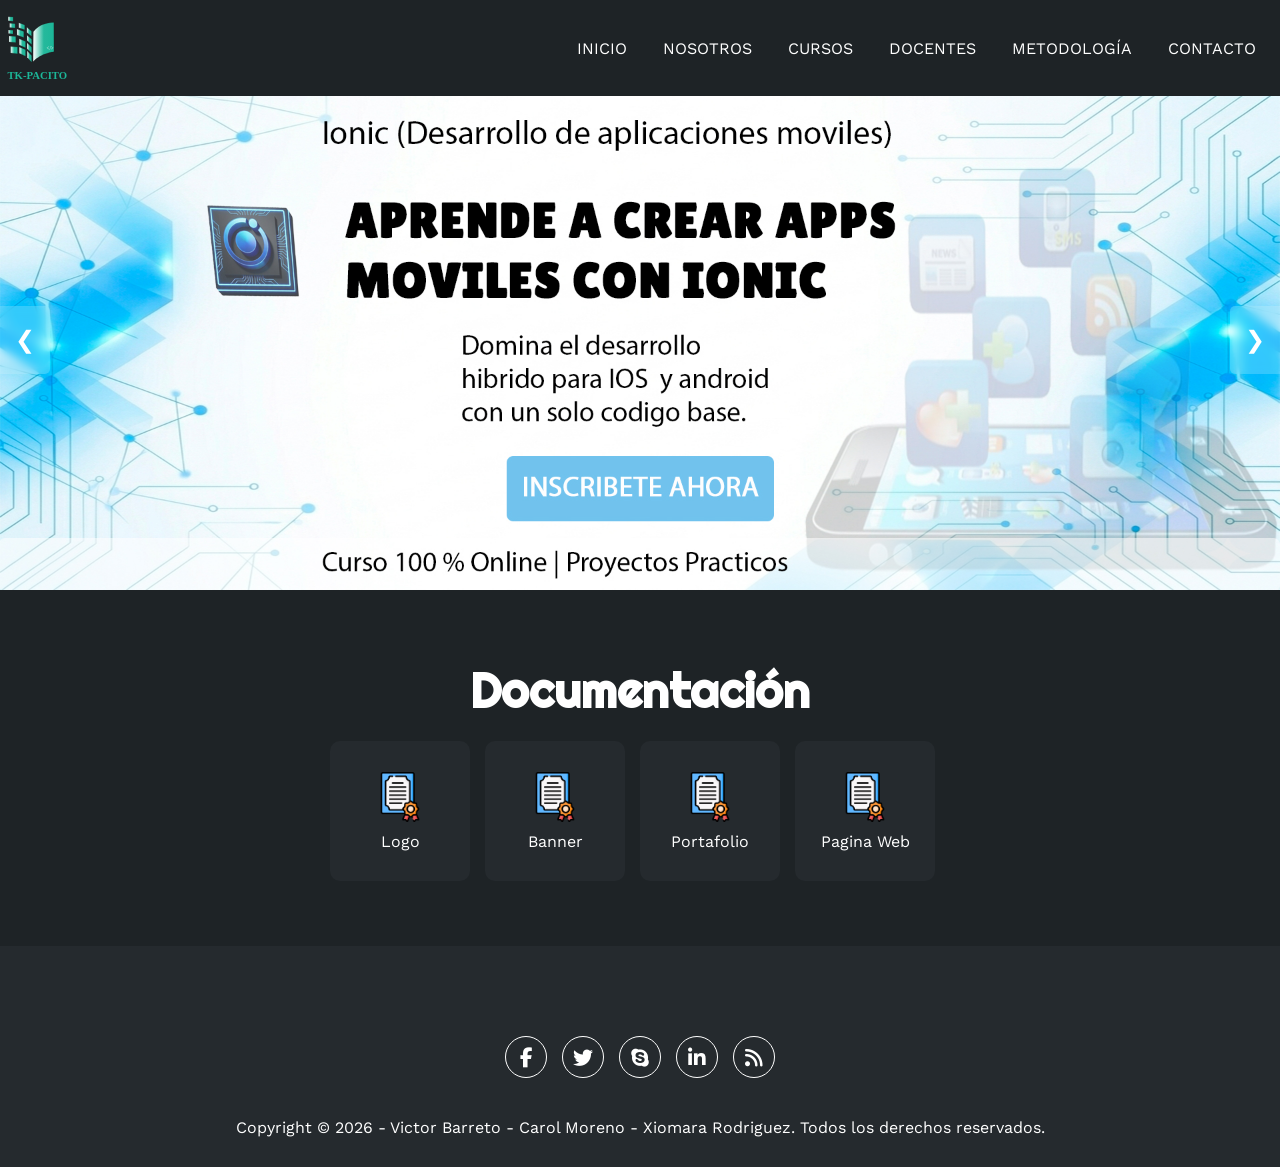
<file: index.html>
<!DOCTYPE html>
<html lang="es">
<head>
    <meta charset="UTF-8">
    <meta http-equiv="X-UA-Compatible" content="IE=edge">
    <meta name="viewport" content="width=device-width, initial-scale=1.0">
    <link rel="stylesheet" href="https://cdnjs.cloudflare.com/ajax/libs/font-awesome/6.1.2/css/all.min.css" integrity="sha512-1sCRPdkRXhBV2PBLUdRb4tMg1w2YPf37qatUFeS7zlBy7jJI8Lf4VHwWfZZfpXtYSLy85pkm9GaYVYMfw5BC1A==" crossorigin="anonymous" referrerpolicy="no-referrer" />
    <title>TK-PACITO</title>
    <link rel="stylesheet" href="estilo.css">
    <link rel="icon" href="icono/logo.ico" type="image/x-icon">
    <link rel="stylesheet" href="modal.css">
</head>
<body>
    <!-- MENU ENCABEZADO -->
    <div class="contenedor-header">
        <header>
            <div class="logo">
                <img src="img/logo.svg" width="50">
                <h6>TK-PACITO</h6>
            </div>
            <nav id="nav">
                <ul>
                    <li><a href="index.html">INICIO</a></li>
                    <li><a href="#" class="btn-nav" data-archivo="paginas/nosotros.html">NOSOTROS</a></li>
                    <li><a href="#" class="btn-nav" data-archivo="paginas/cursos.html">CURSOS</a></li>
                    <li><a href="#" class="btn-nav" data-archivo="paginas/docentes.html">DOCENTES</a></li>
                    <li><a href="#" class="btn-nav" data-archivo="paginas/metodologia.html">METODOLOGÍA</a></li>
                    <li><a href="#" class="btn-nav" data-archivo="paginas/contacto.html">CONTACTO</a></li>
                </ul>
            </nav>
            <div class="nav-responsive" onclick="mostrarOcultarMenu()">
                <i class="fa-solid fa-bars"></i>
            </div>
        </header>
    </div>

        <main id="contenido">
                <div class="carousel-container" >
            <div class="carousel-slide">
                <img src="img/Banner/banner1.jpg" alt="Imagen 1">
                <img src="img/Banner/banner2.jpg" alt="Imagen 2">
                <img src="img/Banner/banner3.jpg" alt="Imagen 3">
            </div>
            <button id="prevBtn">❮</button>
            <button id="nextBtn">❯</button>
        </div>
        <section id="contacto" class="sobremi">
        <div class="contenido-seccion">
            <h2>Documentación</h2>
            <div class="fila">
                <div class="col">
                    
                    <div class="contenedor-intereses">
                        <a href="documento/logo.pdf" class="quitarSubrrayado" target="_blank">
                            <div class="interes">
                                <img src="img/certificado.png" width="50">
                                <span>Logo</span>
                            </div>
                        </a>
                        <a href="documento/banner.pdf" class="quitarSubrrayado" target="_blank">
                            <div class="interes">
                                <img src="img/certificado.png" width="50">
                                <span>Banner</span>
                            </div>
                        </a>

                        <a href="documento/portafolio.pdf" class="quitarSubrrayado" target="_blank">
                            <div class="interes">
                                <img src="img/certificado.png" width="50">
                                <span>Portafolio</span>
                            </div>
                        </a>
                        <a href="documento/web.pdf" class="quitarSubrrayado" target="_blank">
                            <div class="interes">
                                <img src="img/certificado.png" width="50">
                                <span>Pagina Web</span>
                            </div>
                        </a>
                        
                    </div>
                </div>
            </div>
        </div>
    </section>
        </main>

    <!-- footer -->
    <footer>
        <div class="redes2">
            <a href="#"><i class="fa-brands fa-facebook-f"></i></a>
            <a href="#"><i class="fa-brands fa-twitter"></i></a>
            <a href="#"><i class="fa-brands fa-skype"></i></a>
            <a href="#"><i class="fa-brands fa-linkedin-in"></i></a>
            <a href="#"><i class="fa-solid fa-rss"></i></a>
        </div>
        <p>Copyright &copy; 2026 - <span>Victor Barreto - Carol Moreno - Xiomara Rodriguez</span>. Todos los derechos reservados.</p>
    </footer>

    <script src="script.js"></script>
    <script src="modal.js"></script>
    <script src="carrusel.js"></script>
    <script src="cambiar-paginas.js"></script>
</body>
</html>
</file>
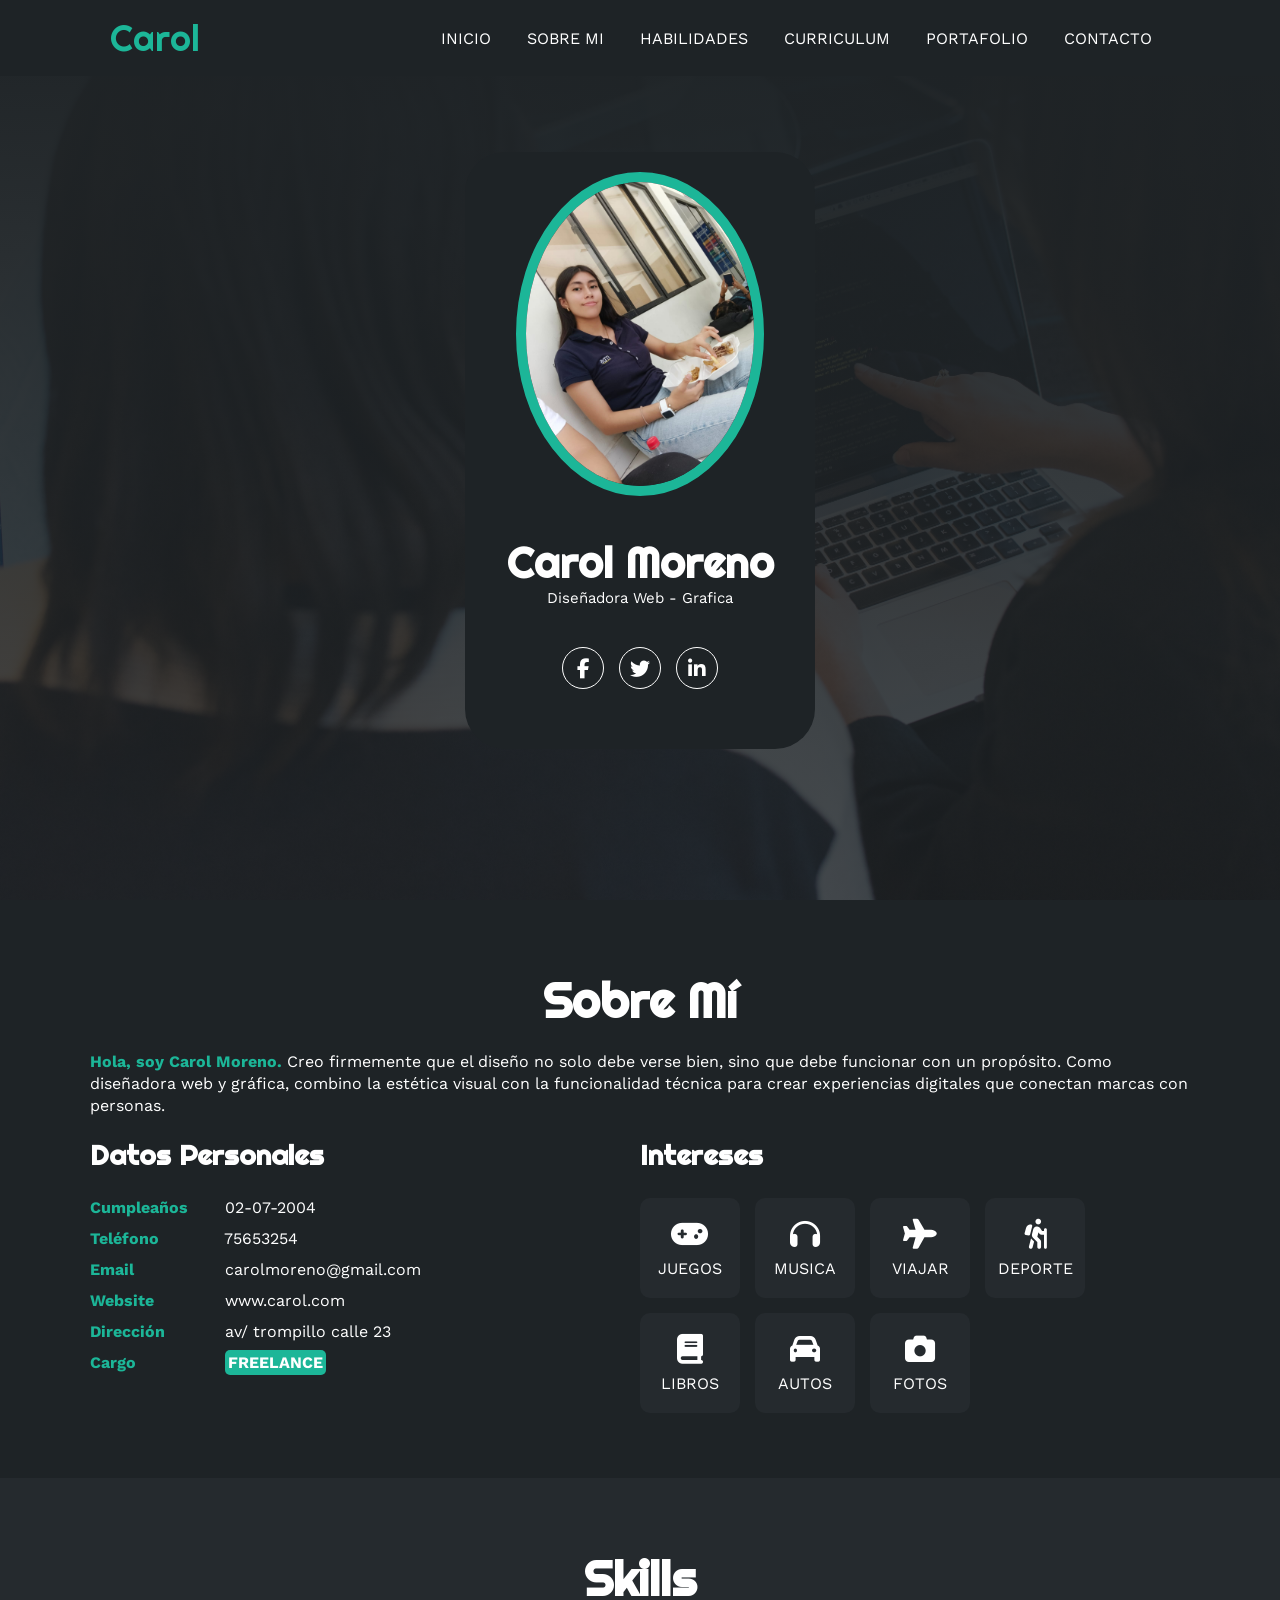
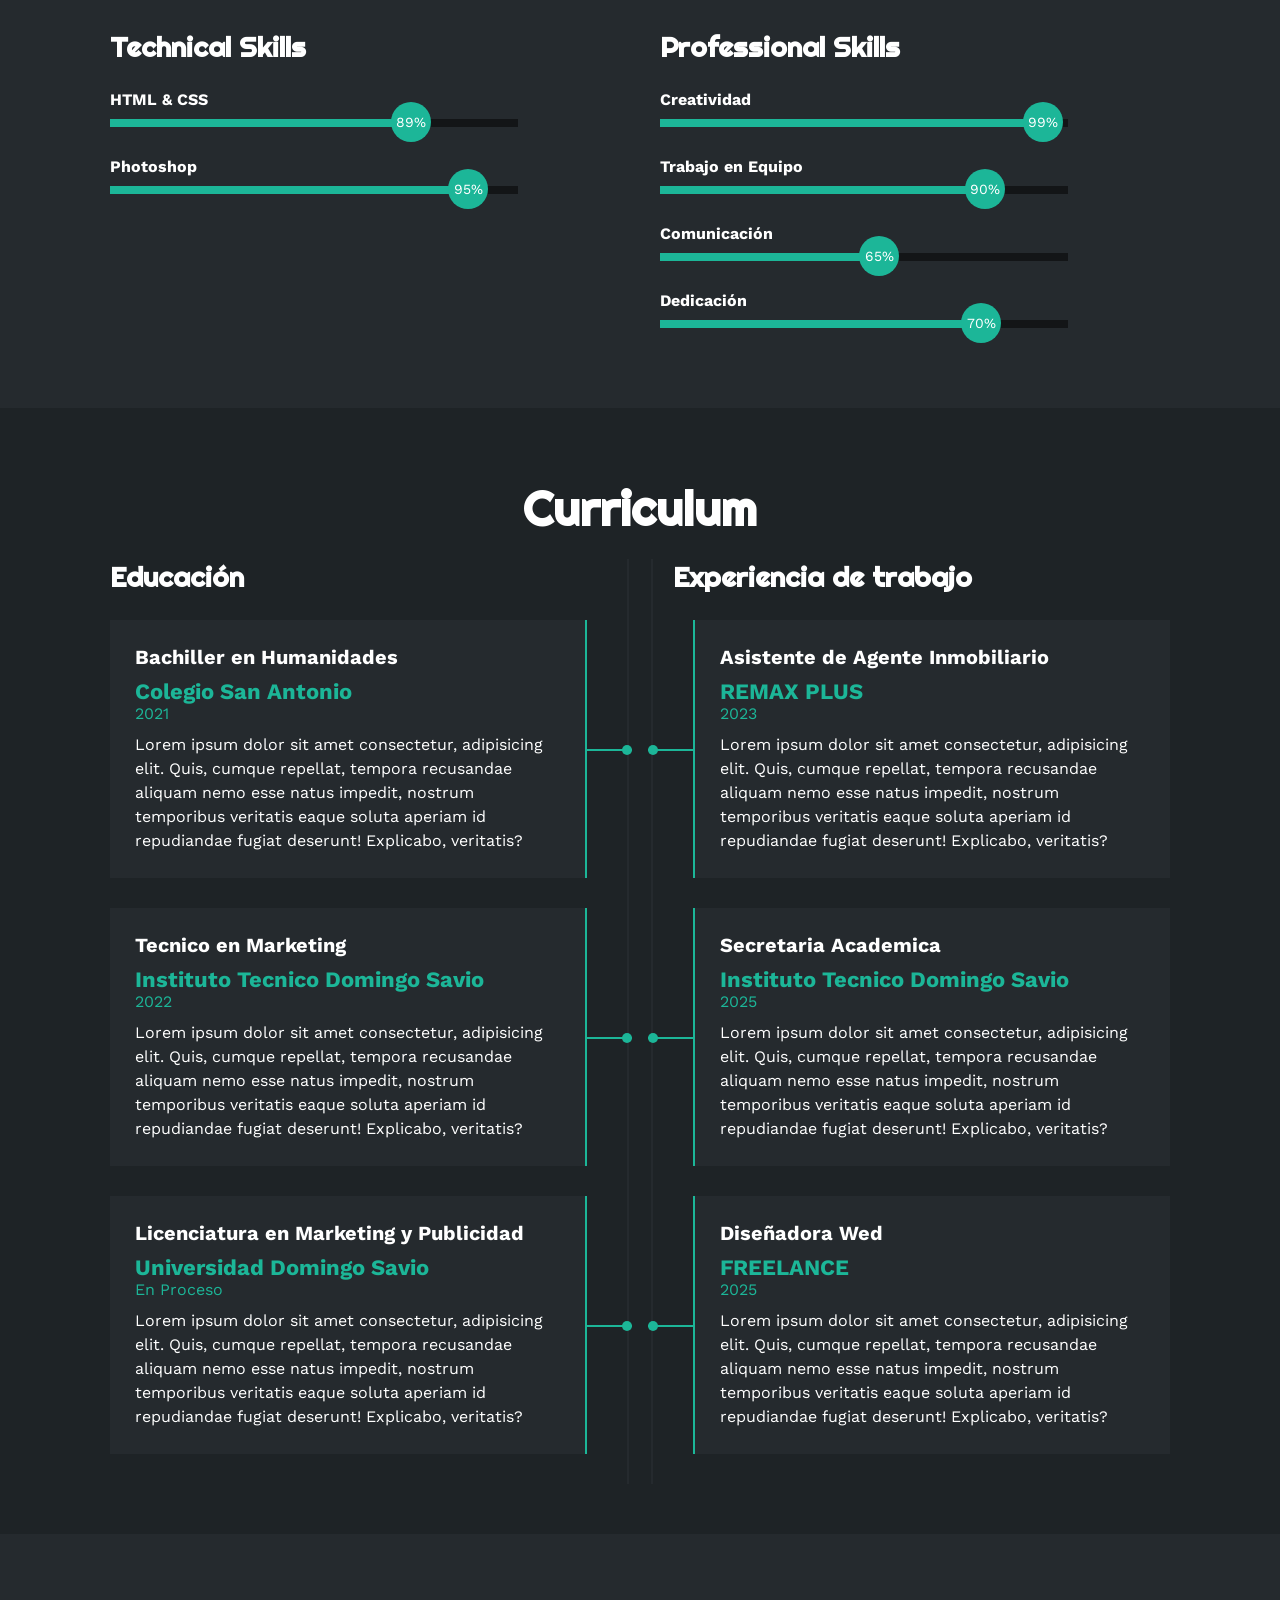
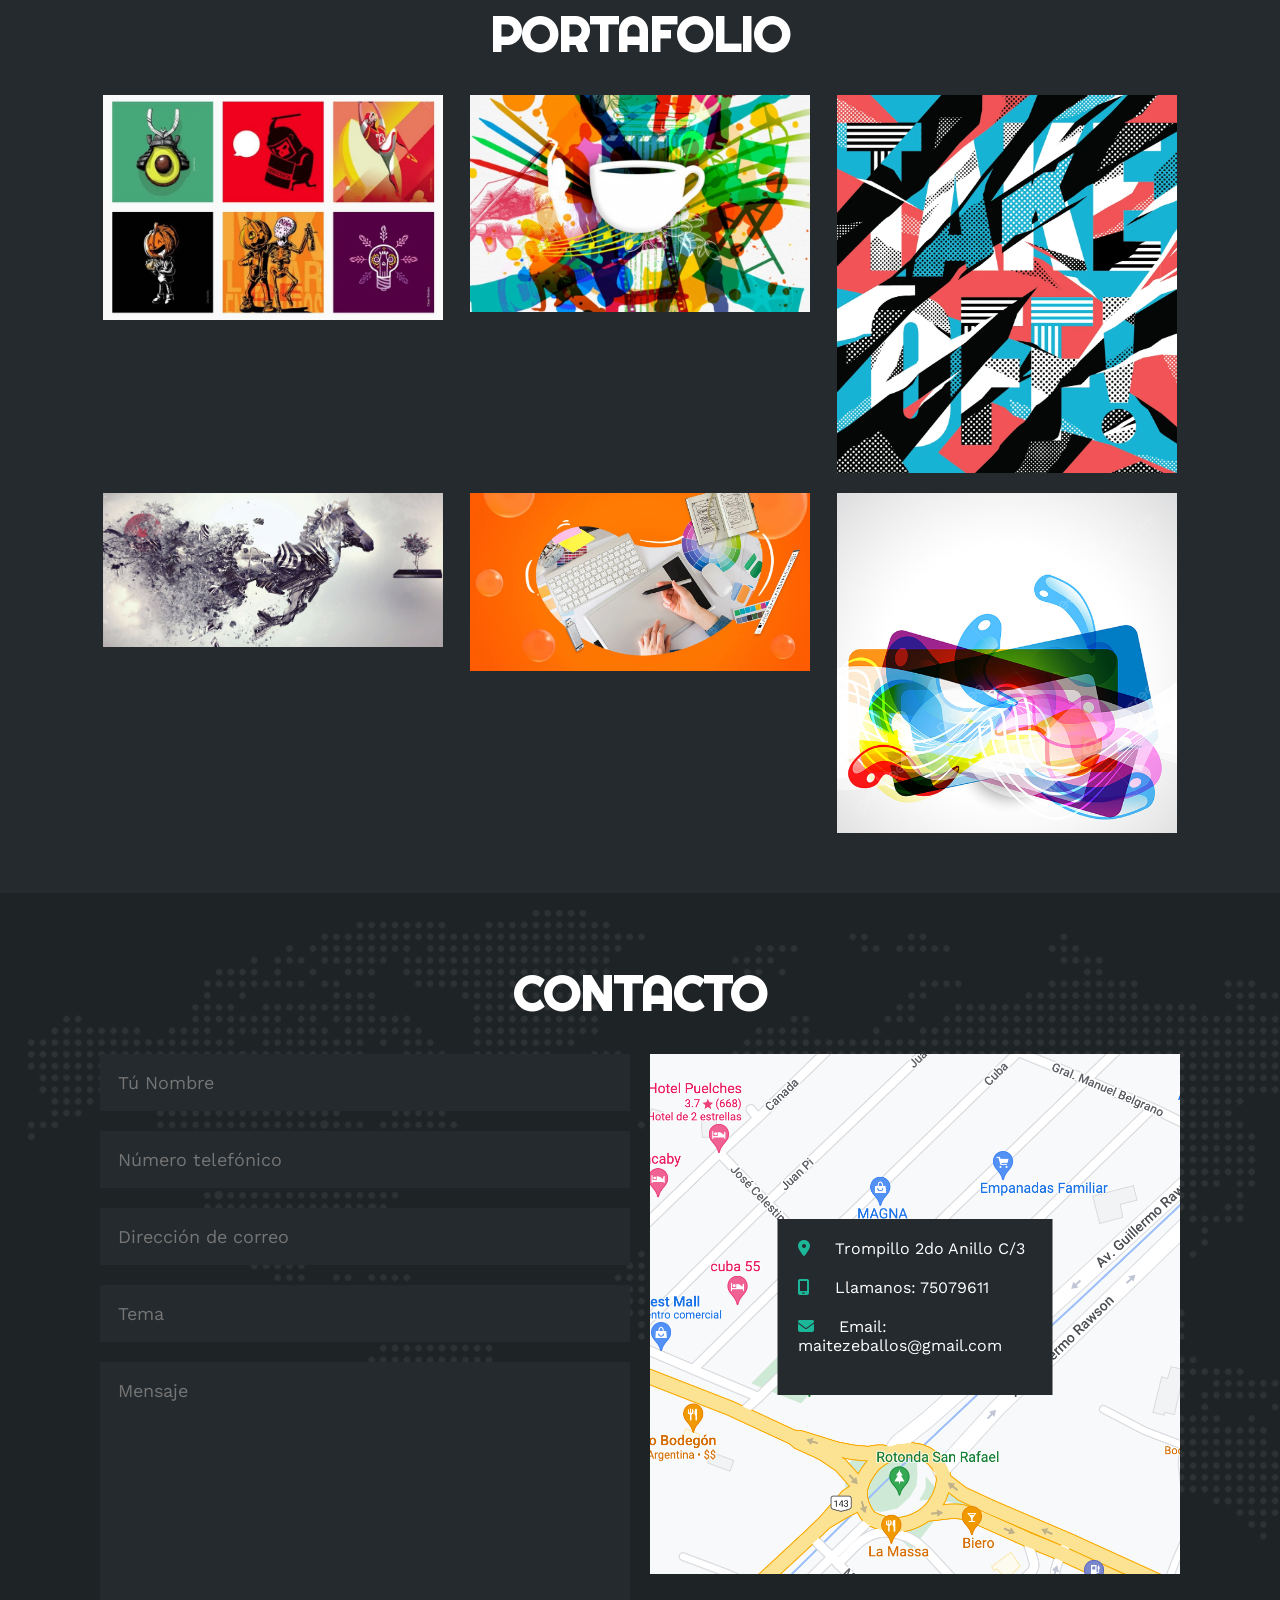
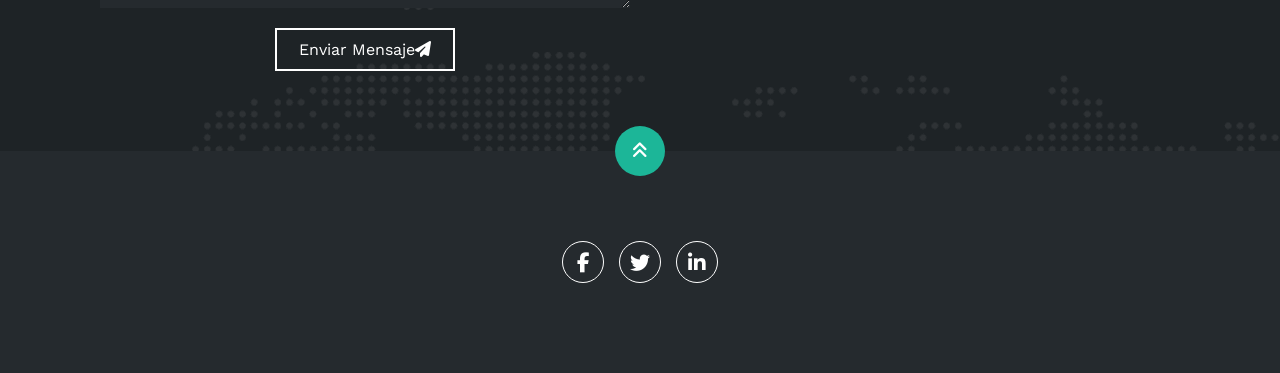
<file: paginas/portafolio/carol.html>
<!DOCTYPE html>
<html lang="es">
<head>
    <meta charset="UTF-8">
    <meta http-equiv="X-UA-Compatible" content="IE=edge">
    <meta name="viewport" content="width=device-width, initial-scale=1.0">
    <link rel="stylesheet" href="https://cdnjs.cloudflare.com/ajax/libs/font-awesome/6.1.2/css/all.min.css" integrity="sha512-1sCRPdkRXhBV2PBLUdRb4tMg1w2YPf37qatUFeS7zlBy7jJI8Lf4VHwWfZZfpXtYSLy85pkm9GaYVYMfw5BC1A==" crossorigin="anonymous" referrerpolicy="no-referrer" />
    <title>Portafolio</title>
    <link rel="stylesheet" href="estilo.css">
</head>
<body>
    <!-- MENU ENCABEZADO -->
    <div class="contenedor-header">
        <header>
            <div class="logo">
                <a href="#">Carol</a>
            </div>
            <nav id="nav">
                <ul>
                    <li><a href="#inicio" onclick="seleccionar()">INICIO</a></li>
                    <li><a href="#sobremi" onclick="seleccionar()">SOBRE MI</a></li>
                    <li><a href="#skills" onclick="seleccionar()">HABILIDADES</a></li>
                    <li><a href="#curriculum" onclick="seleccionar()">CURRICULUM</a></li>
                    <li><a href="#portfolio" onclick="seleccionar()">PORTAFOLIO</a></li>
                    <li><a href="#contacto" onclick="seleccionar()">CONTACTO</a></li>
                </ul>
            </nav>
            <div class="nav-responsive" onclick="mostrarOcultarMenu()">
                <i class="fa-solid fa-bars"></i>
            </div>
        </header>
    </div>

    <!-- SECCION INICIO -->
    <section id="inicio" class="inicio">
        <div class="contenido-banner">
            <div class="contenedor-img">
                <img src="img/carol.jpeg" alt="">
            </div>
            <h1>Carol Moreno</h1>
            <h2>Diseñadora Web - Grafica</h2>
            <div class="redes">
                <a href="#"><i class="fa-brands fa-facebook-f"></i></a>
                <a href="#"><i class="fa-brands fa-twitter"></i></a>
                <a href="#"><i class="fa-brands fa-linkedin-in"></i></a>
            </div>
        </div>
    </section>

    <!-- SECCION SOBRE MI -->
    <section id="sobremi" class="sobremi">
        <div class="contenido-seccion">
            <h2>Sobre Mí</h2>
            <p><span>Hola, soy Carol Moreno.</span> Creo firmemente que el diseño no solo debe verse bien, sino que debe funcionar con un propósito. Como diseñadora web y gráfica, combino la estética visual con la funcionalidad técnica para crear experiencias digitales que conectan marcas con personas.</p>

            <div class="fila">
                <!-- datos personales -->
                <div class="col">
                    <h3>Datos Personales</h3>
                    <ul>
                        <li>
                            <strong>Cumpleaños</strong>
                            02-07-2004
                        </li>
                        <li>
                            <strong>Teléfono</strong>
                            75653254
                        </li>
                        <li>
                            <strong>Email</strong>
                            carolmoreno@gmail.com
                        </li>
                        <li>
                            <strong>Website</strong>
                            www.carol.com
                        </li>
                        <li>
                            <strong>Dirección</strong>
                            av/ trompillo calle 23
                        </li>
                        <li>
                            <strong>Cargo</strong>
                            <span>FREELANCE</span>
                        </li>
                    </ul>
                </div>

                <!-- intereses -->
                <div class="col">
                    <h3>Intereses</h3>
                    <div class="contenedor-intereses">
                        <div class="interes">
                            <i class="fa-solid fa-gamepad"></i>
                            <span>JUEGOS</span>
                        </div>
                        <div class="interes">
                            <i class="fa-solid fa-headphones"></i>
                            <span>MUSICA</span>
                        </div>
                        <div class="interes">
                            <i class="fa-solid fa-plane"></i>
                            <span>VIAJAR</span>
                        </div>
                        <div class="interes">
                            <i class="fa-solid fa-person-hiking"></i>
                            <span>DEPORTE</span>
                        </div>
                        <div class="interes">
                            <i class="fa-solid fa-book"></i>
                            <span>LIBROS</span>
                        </div>
                        <div class="interes">
                            <i class="fa-solid fa-car"></i>
                            <span>AUTOS</span>
                        </div>
                        <div class="interes">
                            <i class="fa-solid fa-camera"></i>
                            <span>FOTOS</span>
                        </div>
                        
                    </div>
                </div>
            </div>
        </div>
    </section>

    <!-- SECCION SKILLS -->
    <section class="skills" id="skills">
        <div class="contenido-seccion">
            <h2>Skills</h2>
            <div class="fila">
                <!-- Technical Skill -->
                <div class="col">
                    <h3>Technical Skills</h3>
                    <div class="skill">
                        <span>HTML & CSS</span>
                        <div class="barra-skill">
                            <div class="progreso">
                                <span>89%</span>
                            </div>
                        </div>
                    </div>
                    <div class="skill">
                        <span>Photoshop</span>
                        <div class="barra-skill">
                            <div class="progreso">
                                <span>95%</span>
                            </div>
                        </div>
                    </div>
                </div>
                <!-- Professional Skills -->
                <div class="col">
                    <h3>Professional Skills</h3>
                    <div class="skill">
                        <span>Creatividad</span>
                        <div class="barra-skill">
                            <div class="progreso">
                                <span>99%</span>
                            </div>
                        </div>
                    </div>
                    <div class="skill">
                        <span>Trabajo en Equipo</span>
                        <div class="barra-skill">
                            <div class="progreso">
                                <span>90%</span>
                            </div>
                        </div>
                    </div>
                    <div class="skill">
                        <span>Comunicación</span>
                        <div class="barra-skill">
                            <div class="progreso">
                                <span>65%</span>
                            </div>
                        </div>
                    </div>
                    <div class="skill">
                        <span>Dedicación</span>
                        <div class="barra-skill">
                            <div class="progreso">
                                <span>70%</span>
                            </div>
                        </div>
                    </div>
                </div>
            </div>
        </div>
    </section>

    <!-- SECCION CURRICULUM -->
    <section id="curriculum" class="curriculum">
        <div class="contenido-seccion">
            <h2>Curriculum</h2>
            <div class="fila">
                <div class="col izquierda">
                    <h3>Educación</h3>
                    <div class="item izq">
                        <h4>Bachiller en Humanidades</h4>
                        <span class="casa">Colegio San Antonio</span>
                        <span class="fecha">2021</span>
                        <p>Lorem ipsum dolor sit amet consectetur, adipisicing elit. Quis, cumque repellat, tempora recusandae aliquam nemo esse natus impedit, nostrum temporibus veritatis eaque soluta aperiam id repudiandae fugiat deserunt! Explicabo, veritatis?</p>
                        <div class="conectori">
                            <div class="circuloi"></div>
                        </div>
                    </div>
                    <div class="item izq">
                        <h4>Tecnico en Marketing</h4>
                        <span class="casa">Instituto Tecnico Domingo Savio</span>
                        <span class="fecha">2022</span>
                        <p>Lorem ipsum dolor sit amet consectetur, adipisicing elit. Quis, cumque repellat, tempora recusandae aliquam nemo esse natus impedit, nostrum temporibus veritatis eaque soluta aperiam id repudiandae fugiat deserunt! Explicabo, veritatis?</p>
                        <div class="conectori">
                            <div class="circuloi"></div>
                        </div>
                    </div>
                    <div class="item izq">
                        <h4>Licenciatura en Marketing y Publicidad</h4>
                        <span class="casa">Universidad Domingo Savio</span>
                        <span class="fecha">En Proceso</span>
                        <p>Lorem ipsum dolor sit amet consectetur, adipisicing elit. Quis, cumque repellat, tempora recusandae aliquam nemo esse natus impedit, nostrum temporibus veritatis eaque soluta aperiam id repudiandae fugiat deserunt! Explicabo, veritatis?</p>
                        <div class="conectori">
                            <div class="circuloi"></div>
                        </div>
                    </div>
                </div>

                <div class="col derecha">
                    <h3>Experiencia de trabajo</h3>
                    <div class="item der">
                        <h4>Asistente de Agente Inmobiliario</h4>
                        <span class="casa">REMAX PLUS</span>
                        <span class="fecha">2023</span>
                        <p>Lorem ipsum dolor sit amet consectetur, adipisicing elit. Quis, cumque repellat, tempora recusandae aliquam nemo esse natus impedit, nostrum temporibus veritatis eaque soluta aperiam id repudiandae fugiat deserunt! Explicabo, veritatis?</p>
                        <div class="conectord">
                            <div class="circulod"></div>
                        </div>
                    </div>
                    <div class="item der">
                        <h4>Secretaria Academica</h4>
                        <span class="casa">Instituto Tecnico Domingo Savio</span>
                        <span class="fecha">2025</span>
                        <p>Lorem ipsum dolor sit amet consectetur, adipisicing elit. Quis, cumque repellat, tempora recusandae aliquam nemo esse natus impedit, nostrum temporibus veritatis eaque soluta aperiam id repudiandae fugiat deserunt! Explicabo, veritatis?</p>
                        <div class="conectord">
                            <div class="circulod"></div>
                        </div>
                    </div>
                    <div class="item der">
                        <h4>Diseñadora Wed</h4>
                        <span class="casa">FREELANCE</span>
                        <span class="fecha">2025</span>
                        <p>Lorem ipsum dolor sit amet consectetur, adipisicing elit. Quis, cumque repellat, tempora recusandae aliquam nemo esse natus impedit, nostrum temporibus veritatis eaque soluta aperiam id repudiandae fugiat deserunt! Explicabo, veritatis?</p>
                        <div class="conectord">
                            <div class="circulod"></div>
                        </div>
                    </div>
                </div>
            </div>
        </div>
    </section>

    <!-- SECCION PORTAFOLIO -->
    <section id="portfolio" class="portfolio">
        <div class="contenido-seccion">
            <h2>PORTAFOLIO</h2>
            <div class="galeria">
                <div class="proyecto">
                    <img src="img/foto1.webp" alt="">
                    <div class="overlay">
                        <h3>Pagina web Comunicate</h3>
                        <p>Diseño Web</p>
                    </div>
                </div>
                <div class="proyecto">
                    <img src="img/foto2.jpg" alt="">
                    <div class="overlay">
                        <h3>Modelos 3d tecmania</h3>
                        <p>Diseño Grafico</p>
                    </div>
                </div>
                <div class="proyecto">
                    <img src="img/foto3.webp" alt="">
                    <div class="overlay">
                        <h3>Pagina web mercadotec</h3>
                        <p>Diseño Web</p>
                    </div>
                </div>
                <div class="proyecto">
                    <img src="img/foto4.jpg" alt="">
                    <div class="overlay">
                        <h3>Diseño Creativo</h3>
                        <p>Fotografía</p>
                    </div>
                </div>
                <div class="proyecto">
                    <img src="img/foto5.webp" alt="">
                    <div class="overlay">
                        <h3>Pagina web mercadotec</h3>
                        <p>Diseño Web</p>
                    </div>
                </div>
                <div class="proyecto">
                    <img src="img/foto6.jpg" alt="">
                    <div class="overlay">
                        <h3>Diseño Creativo</h3>
                        <p>Fotografía</p>
                    </div>
                </div>
            </div>
        </div>
    </section>

    <!-- SECCION CONTACTO -->
    <section id="contacto" class="contacto">
        <div class="contenido-seccion">
            <h2>CONTACTO</h2>
            <div class="fila">
                <!-- Formulario -->
                <div class="col">
                    <input type="text" placeholder="Tú Nombre">
                    <input type="text" placeholder="Número telefónico">
                    <input type="text" placeholder="Dirección de correo">
                    <input type="text" placeholder="Tema">
                    <textarea name="" id="" cols="30" rows="10" placeholder="Mensaje"></textarea>
                    <button>
                        Enviar Mensaje<i class="fa-solid fa-paper-plane"></i>
                        <span class="overlay"></span>
                    </button>
                </div>
                <!-- Mapa -->
                <div class="col">
                    <img src="img/ubicacion.png" alt="">
                    <div class="info">
                        <ul>
                            <li>
                                <i class="fa-solid fa-location-dot"></i>
                                Trompillo 2do Anillo C/3
                            </li>
                            <li>
                                <i class="fa-solid fa-mobile-screen"></i>
                                Llamanos: 75079611
                            </li>
                            <li>
                                <i class="fa-solid fa-envelope"></i>
                                Email: maitezeballos@gmail.com
                            </li>
                        </ul>
                    </div>
                </div>
            </div>
        </div>
    </section>

    <!-- footer -->
    <footer>
        <a href="#inicio" class="arriba">
            <i class="fa-solid fa-angles-up"></i>
        </a>
        <div class="redes">
            <a href="#"><i class="fa-brands fa-facebook-f"></i></a>
            <a href="#"><i class="fa-brands fa-twitter"></i></a>
            <a href="#"><i class="fa-brands fa-linkedin-in"></i></a>
        </div>
    </footer>

    <script src="script.js"></script>
</body>

</html>
</file>
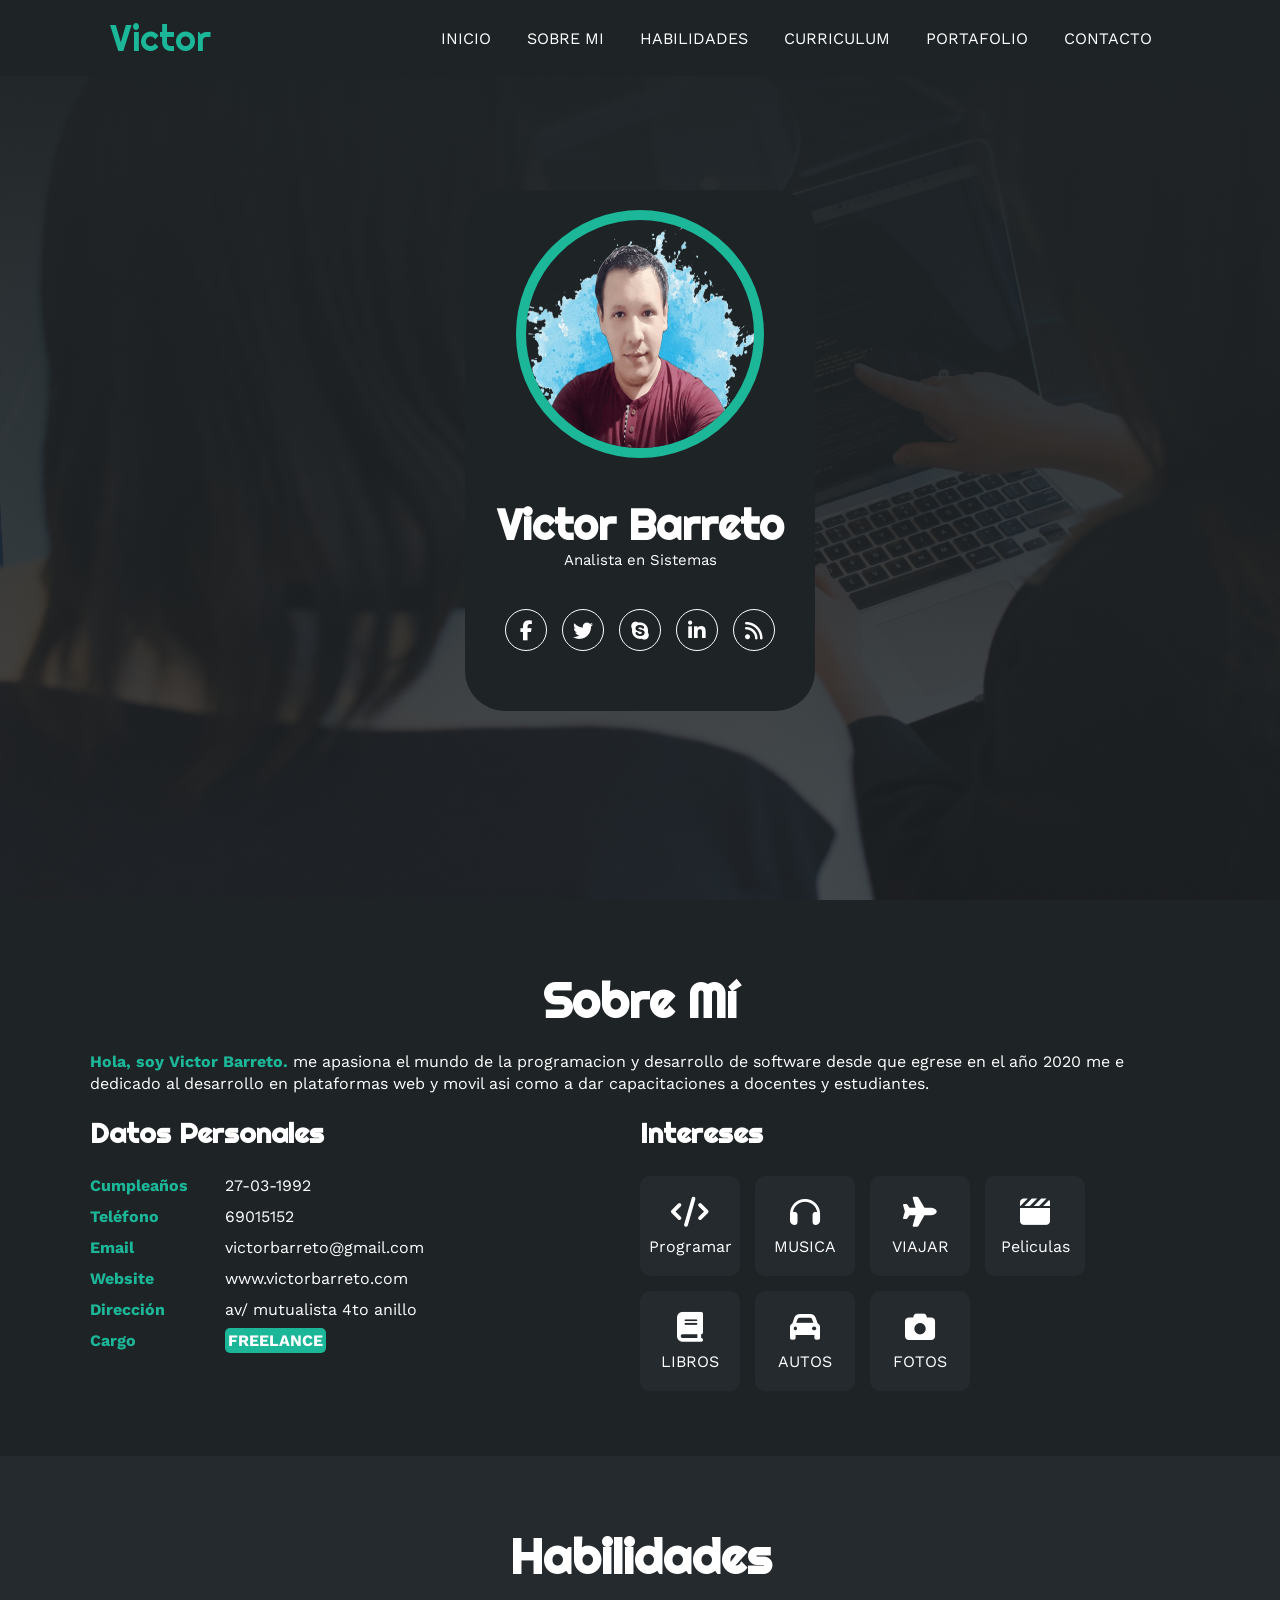
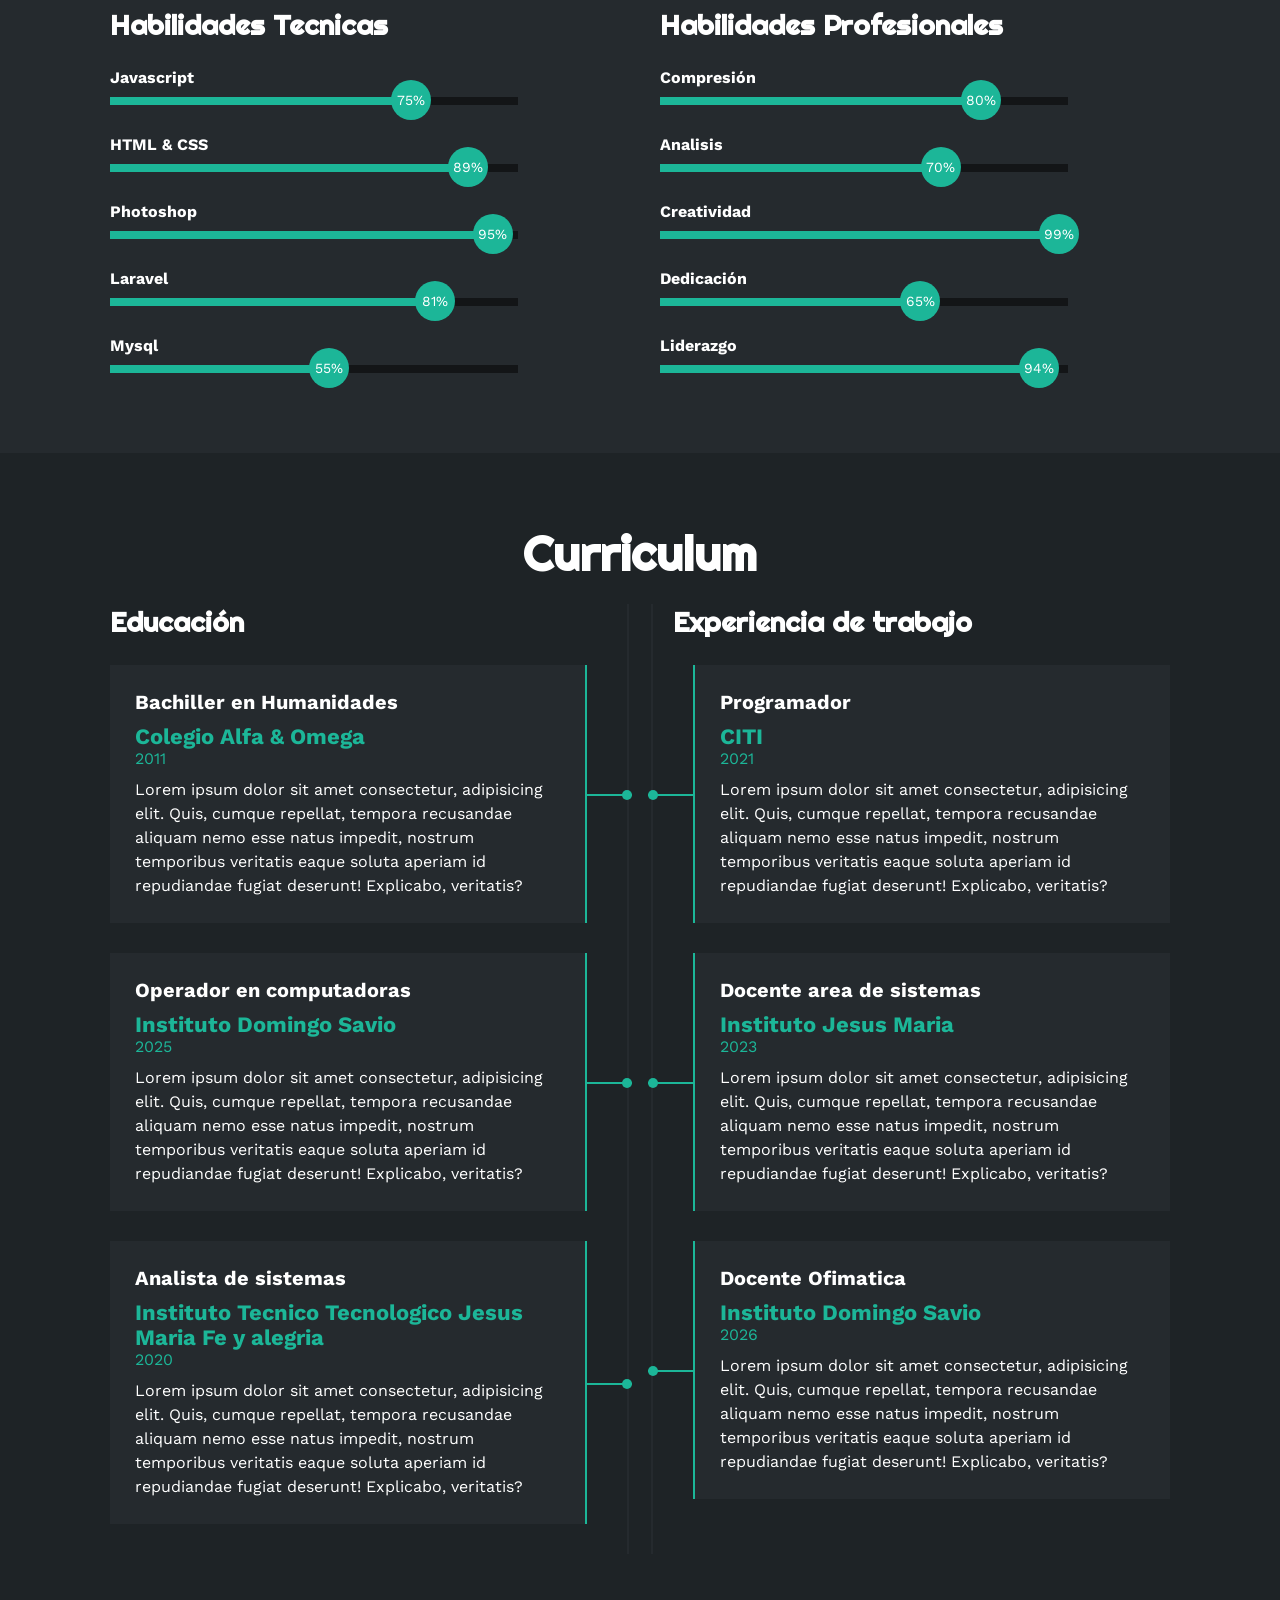
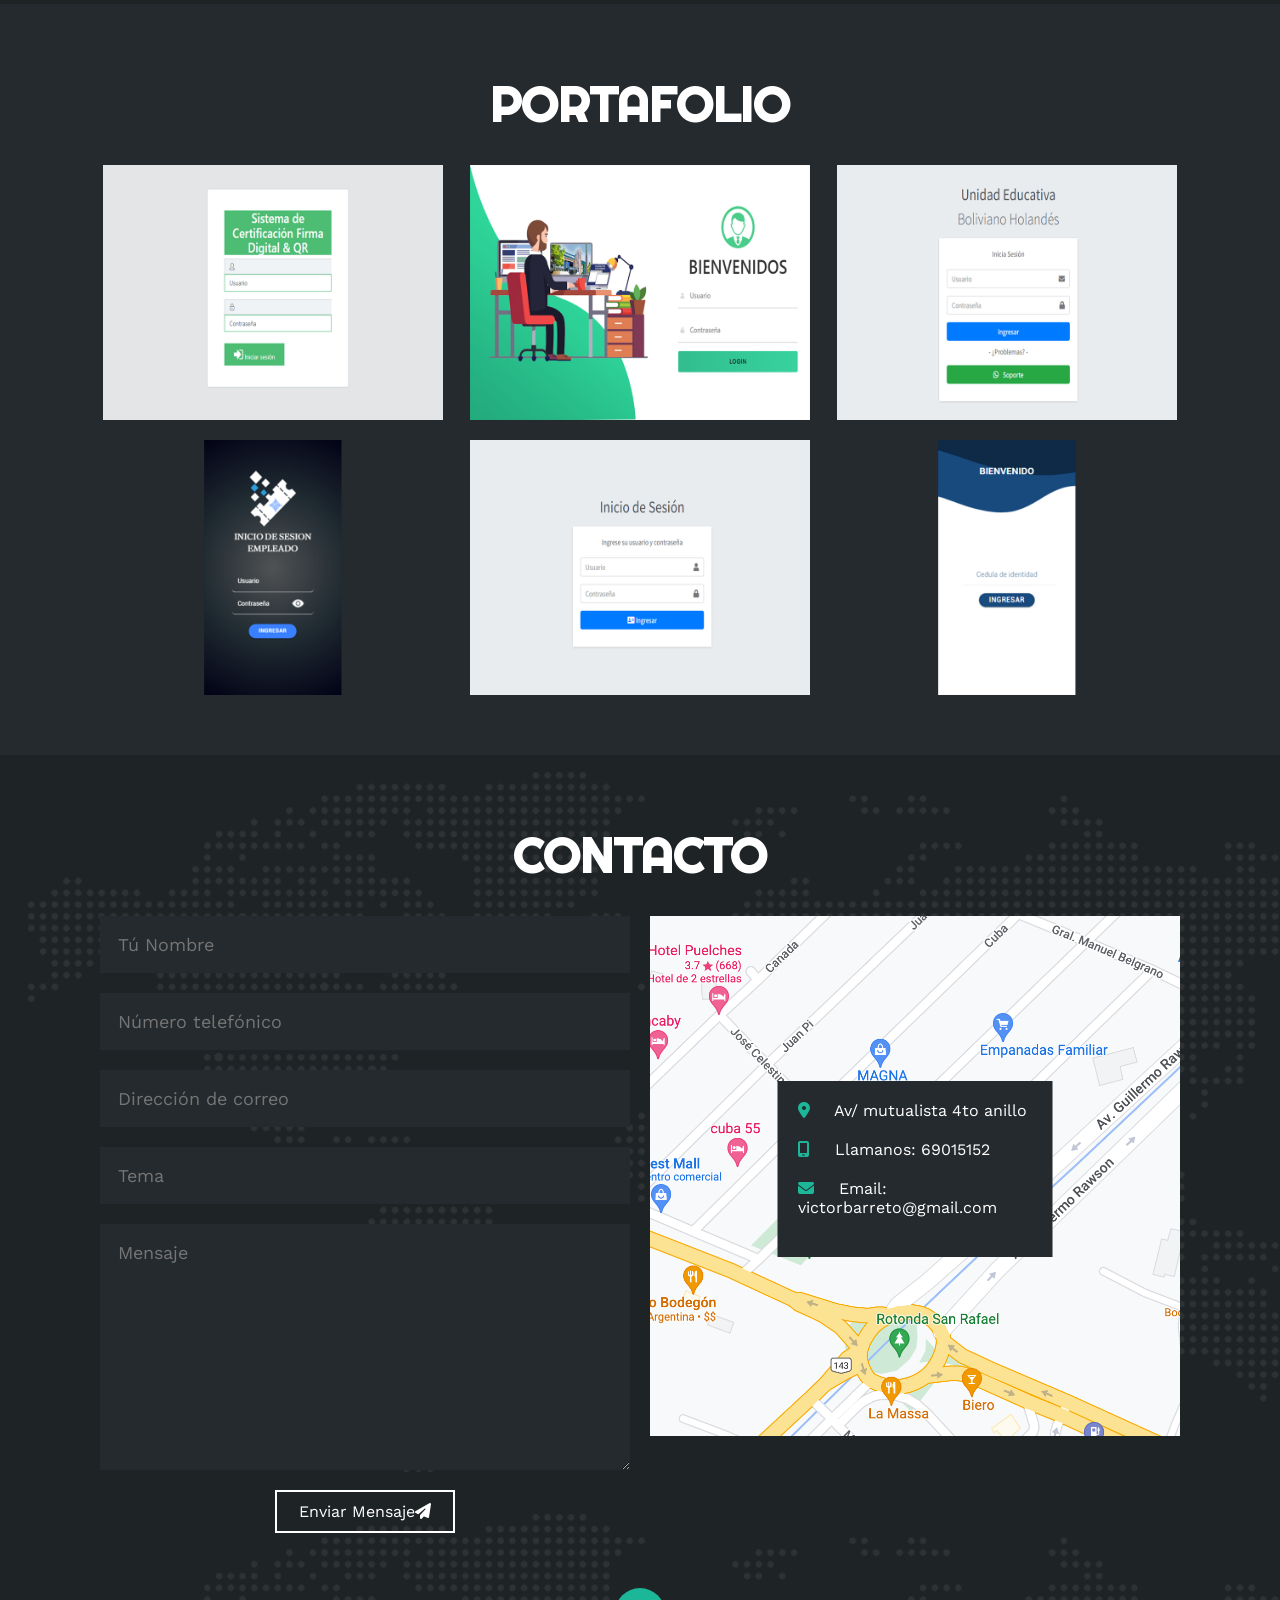
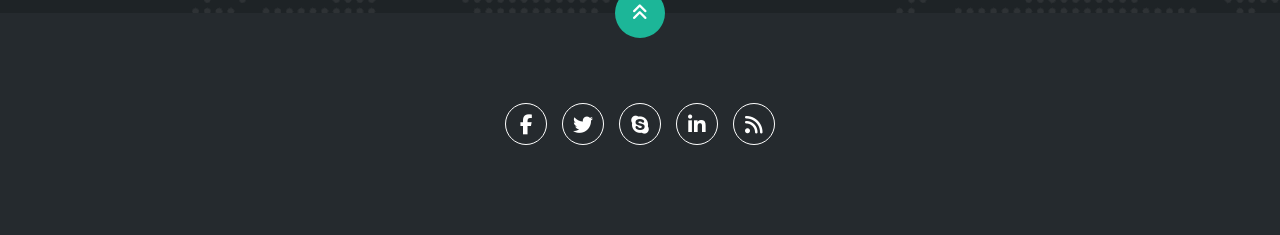
<file: paginas/portafolio/victor.html>
<!DOCTYPE html>
<html lang="es">
<head>
    <meta charset="UTF-8">
    <meta http-equiv="X-UA-Compatible" content="IE=edge">
    <meta name="viewport" content="width=device-width, initial-scale=1.0">
    <link rel="stylesheet" href="https://cdnjs.cloudflare.com/ajax/libs/font-awesome/6.1.2/css/all.min.css" integrity="sha512-1sCRPdkRXhBV2PBLUdRb4tMg1w2YPf37qatUFeS7zlBy7jJI8Lf4VHwWfZZfpXtYSLy85pkm9GaYVYMfw5BC1A==" crossorigin="anonymous" referrerpolicy="no-referrer" />
    <title>Portafolio</title>
    <link rel="stylesheet" href="estilo.css">
</head>
<body>
    <!-- MENU ENCABEZADO -->
    <div class="contenedor-header">
        <header>
            <div class="logo">
                <a href="#">Victor</a>
            </div>
            <nav id="nav">
                <ul>
                    <li><a href="#inicio" onclick="seleccionar()">INICIO</a></li>
                    <li><a href="#sobremi" onclick="seleccionar()">SOBRE MI</a></li>
                    <li><a href="#skills" onclick="seleccionar()">HABILIDADES</a></li>
                    <li><a href="#curriculum" onclick="seleccionar()">CURRICULUM</a></li>
                    <li><a href="#portfolio" onclick="seleccionar()">PORTAFOLIO</a></li>
                    <li><a href="#contacto" onclick="seleccionar()">CONTACTO</a></li>
                </ul>
            </nav>
            <div class="nav-responsive" onclick="mostrarOcultarMenu()">
                <i class="fa-solid fa-bars"></i>
            </div>
        </header>
    </div>

    <!-- SECCION INICIO -->
    <section id="inicio" class="inicio">
        <div class="contenido-banner">
            <div class="contenedor-img">
                <img src="img/perfil3.png" alt="">
            </div>
            <h1>Victor Barreto</h1>
            <h2>Analista en Sistemas</h2>
            <div class="redes">
                <a href="#"><i class="fa-brands fa-facebook-f"></i></a>
                <a href="#"><i class="fa-brands fa-twitter"></i></a>
                <a href="#"><i class="fa-brands fa-skype"></i></a>
                <a href="#"><i class="fa-brands fa-linkedin-in"></i></a>
                <a href="#"><i class="fa-solid fa-rss"></i></a>
            </div>
        </div>
    </section>

    <!-- SECCION SOBRE MI -->
    <section id="sobremi" class="sobremi">
        <div class="contenido-seccion">
            <h2>Sobre Mí</h2>
            <p><span>Hola, soy Victor Barreto.</span> me apasiona el mundo de la programacion y desarrollo de software desde que egrese en el año 2020 me e dedicado al desarrollo en plataformas web y movil asi como a dar capacitaciones a docentes y estudiantes.</p>

            <div class="fila">
                <!-- datos personales -->
                <div class="col">
                    <h3>Datos Personales</h3>
                    <ul>
                        <li>
                            <strong>Cumpleaños</strong>
                            27-03-1992
                        </li>
                        <li>
                            <strong>Teléfono</strong>
                            69015152
                        </li>
                        <li>
                            <strong>Email</strong>
                            victorbarreto@gmail.com
                        </li>
                        <li>
                            <strong>Website</strong>
                            www.victorbarreto.com
                        </li>
                        <li>
                            <strong>Dirección</strong>
                            av/ mutualista 4to anillo
                        </li>
                        <li>
                            <strong>Cargo</strong>
                            <span>FREELANCE</span>
                        </li>
                    </ul>
                </div>

                <!-- intereses -->
                <div class="col">
                    <h3>Intereses</h3>
                    <div class="contenedor-intereses">
                        <div class="interes">
                            <i class="fa-solid fa-code"></i>
                            <span>Programar</span>
                        </div>
                        <div class="interes">
                            <i class="fa-solid fa-headphones"></i>
                            <span>MUSICA</span>
                        </div>
                        <div class="interes">
                            <i class="fa-solid fa-plane"></i>
                            <span>VIAJAR</span>
                        </div>
                        <div class="interes">
                            <i class="fa-solid fa-clapperboard"></i>
                            <span>Peliculas</span>
                        </div>
                        <div class="interes">
                            <i class="fa-solid fa-book"></i>
                            <span>LIBROS</span>
                        </div>
                        <div class="interes">
                            <i class="fa-solid fa-car"></i>
                            <span>AUTOS</span>
                        </div>
                        <div class="interes">
                            <i class="fa-solid fa-camera"></i>
                            <span>FOTOS</span>
                        </div>
                        
                    </div>
                </div>
            </div>
        </div>
    </section>

    <!-- SECCION SKILLS -->
    <section class="skills" id="skills">
        <div class="contenido-seccion">
            <h2>Habilidades</h2>
            <div class="fila">
                <!-- Technical Skill -->
                <div class="col">
                    <h3>Habilidades Tecnicas</h3>
                    <div class="skill">
                        <span>Javascript</span>
                        <div class="barra-skill">
                            <div class="progreso">
                                <span>75%</span>
                            </div>
                        </div>
                    </div>
                    <div class="skill">
                        <span>HTML & CSS</span>
                        <div class="barra-skill">
                            <div class="progreso">
                                <span>89%</span>
                            </div>
                        </div>
                    </div>
                    <div class="skill">
                        <span>Photoshop</span>
                        <div class="barra-skill">
                            <div class="progreso">
                                <span>95%</span>
                            </div>
                        </div>
                    </div>
                    <div class="skill">
                        <span>Laravel</span>
                        <div class="barra-skill">
                            <div class="progreso">
                                <span>81%</span>
                            </div>
                        </div>
                    </div>
                    <div class="skill">
                        <span>Mysql</span>
                        <div class="barra-skill">
                            <div class="progreso">
                                <span>55%</span>
                            </div>
                        </div>
                    </div>
                </div>
                <!-- Professional Skills -->
                <div class="col">
                    <h3>Habilidades Profesionales</h3>
                    <div class="skill">
                        <span>Compresión</span>
                        <div class="barra-skill">
                            <div class="progreso">
                                <span>80%</span>
                            </div>
                        </div>
                    </div>
                    <div class="skill">
                        <span>Analisis</span>
                        <div class="barra-skill">
                            <div class="progreso">
                                <span>70%</span>
                            </div>
                        </div>
                    </div>
                    <div class="skill">
                        <span>Creatividad</span>
                        <div class="barra-skill">
                            <div class="progreso">
                                <span>99%</span>
                            </div>
                        </div>
                    </div>
                    <div class="skill">
                        <span>Dedicación</span>
                        <div class="barra-skill">
                            <div class="progreso">
                                <span>65%</span>
                            </div>
                        </div>
                    </div>
                    <div class="skill">
                        <span>Liderazgo</span>
                        <div class="barra-skill">
                            <div class="progreso">
                                <span>94%</span>
                            </div>
                        </div>
                    </div>
                </div>
            </div>
        </div>
    </section>

    <!-- SECCION CURRICULUM -->
    <section id="curriculum" class="curriculum">
        <div class="contenido-seccion">
            <h2>Curriculum</h2>
            <div class="fila">
                <div class="col izquierda">
                    <h3>Educación</h3>
                    <div class="item izq">
                        <h4>Bachiller en Humanidades</h4>
                        <span class="casa">Colegio Alfa & Omega</span>
                        <span class="fecha">2011</span>
                        <p>Lorem ipsum dolor sit amet consectetur, adipisicing elit. Quis, cumque repellat, tempora recusandae aliquam nemo esse natus impedit, nostrum temporibus veritatis eaque soluta aperiam id repudiandae fugiat deserunt! Explicabo, veritatis?</p>
                        <div class="conectori">
                            <div class="circuloi"></div>
                        </div>
                    </div>
                    <div class="item izq">
                        <h4>Operador en computadoras</h4>
                        <span class="casa">Instituto Domingo Savio</span>
                        <span class="fecha">2025</span>
                        <p>Lorem ipsum dolor sit amet consectetur, adipisicing elit. Quis, cumque repellat, tempora recusandae aliquam nemo esse natus impedit, nostrum temporibus veritatis eaque soluta aperiam id repudiandae fugiat deserunt! Explicabo, veritatis?</p>
                        <div class="conectori">
                            <div class="circuloi"></div>
                        </div>
                    </div>
                    <div class="item izq">
                        <h4>Analista de sistemas</h4>
                        <span class="casa">Instituto Tecnico Tecnologico Jesus Maria Fe y alegria</span>
                        <span class="fecha">2020</span>
                        <p>Lorem ipsum dolor sit amet consectetur, adipisicing elit. Quis, cumque repellat, tempora recusandae aliquam nemo esse natus impedit, nostrum temporibus veritatis eaque soluta aperiam id repudiandae fugiat deserunt! Explicabo, veritatis?</p>
                        <div class="conectori">
                            <div class="circuloi"></div>
                        </div>
                    </div>
                </div>

                <div class="col derecha">
                    <h3>Experiencia de trabajo</h3>
                    <div class="item der">
                        <h4>Programador</h4>
                        <span class="casa">CITI</span>
                        <span class="fecha">2021</span>
                        <p>Lorem ipsum dolor sit amet consectetur, adipisicing elit. Quis, cumque repellat, tempora recusandae aliquam nemo esse natus impedit, nostrum temporibus veritatis eaque soluta aperiam id repudiandae fugiat deserunt! Explicabo, veritatis?</p>
                        <div class="conectord">
                            <div class="circulod"></div>
                        </div>
                    </div>
                    <div class="item der">
                        <h4>Docente area de sistemas</h4>
                        <span class="casa">Instituto Jesus Maria</span>
                        <span class="fecha">2023</span>
                        <p>Lorem ipsum dolor sit amet consectetur, adipisicing elit. Quis, cumque repellat, tempora recusandae aliquam nemo esse natus impedit, nostrum temporibus veritatis eaque soluta aperiam id repudiandae fugiat deserunt! Explicabo, veritatis?</p>
                        <div class="conectord">
                            <div class="circulod"></div>
                        </div>
                    </div>
                    <div class="item der">
                        <h4>Docente Ofimatica</h4>
                        <span class="casa">Instituto Domingo Savio</span>
                        <span class="fecha">2026</span>
                        <p>Lorem ipsum dolor sit amet consectetur, adipisicing elit. Quis, cumque repellat, tempora recusandae aliquam nemo esse natus impedit, nostrum temporibus veritatis eaque soluta aperiam id repudiandae fugiat deserunt! Explicabo, veritatis?</p>
                        <div class="conectord">
                            <div class="circulod"></div>
                        </div>
                    </div>
                </div>
            </div>
        </div>
    </section>

    <!-- SECCION PORTAFOLIO -->
    <section id="portfolio" class="portfolio">
        <div class="contenido-seccion">
            <h2>PORTAFOLIO</h2>
            <div class="galeria">
                <div class="proyecto">
                    <img src="img/trabajos/certificacion2.png" alt="">
                    <div class="overlay">
                        <h3>Sistema de certificación</h3>
                        <p>Sistema Web</p>
                    </div>
                </div>
                <div class="proyecto">
                    <img src="img/trabajos/visado.png" alt="">
                    <div class="overlay">
                        <h3>Sistema de visado de proyectos</h3>
                        <p>Sistema Web</p>
                    </div>
                </div>
                <div class="proyecto">
                    <img src="img/trabajos/colegio.png" alt="">
                    <div class="overlay">
                        <h3>Sistema de evalucion de estudiantes</h3>
                        <p>Sistema Web</p>
                    </div>
                </div>
                <div class="proyecto">
                    <img src="img/trabajos/pde.png" alt="">
                    <div class="overlay">
                        <h3>Generacion y validacion de entrada a eventos</h3>
                        <p>Aplicación Movil</p>
                    </div>
                </div>
                <div class="proyecto">
                    <img src="img/trabajos/pedidos.png" alt="">
                    <div class="overlay">
                        <h3>Sistema de pedidos</h3>
                        <p>Sistema Web</p>
                    </div>
                </div>
                <div class="proyecto">
                    <img src="img/trabajos/techvoting2.png" alt="">
                    <div class="overlay">
                        <h3>Aplicación de votaciones en linea</h3>
                        <p>Aplicación Movil</p>
                    </div>
                </div>
            </div>
        </div>
    </section>

    <!-- SECCION CONTACTO -->
    <section id="contacto" class="contacto">
        <div class="contenido-seccion">
            <h2>CONTACTO</h2>
            <div class="fila">
                <!-- Formulario -->
                <div class="col">
                    <input type="text" placeholder="Tú Nombre">
                    <input type="text" placeholder="Número telefónico">
                    <input type="text" placeholder="Dirección de correo">
                    <input type="text" placeholder="Tema">
                    <textarea name="" id="" cols="30" rows="10" placeholder="Mensaje"></textarea>
                    <button>
                        Enviar Mensaje<i class="fa-solid fa-paper-plane"></i>
                        <span class="overlay"></span>
                    </button>
                </div>
                <!-- Mapa -->
                <div class="col">
                    <img src="img/ubicacion.png" alt="">
                    <div class="info">
                        <ul>
                            <li>
                                <i class="fa-solid fa-location-dot"></i>
                                Av/ mutualista 4to anillo
                            </li>
                            <li>
                                <i class="fa-solid fa-mobile-screen"></i>
                                Llamanos: 69015152
                            </li>
                            <li>
                                <i class="fa-solid fa-envelope"></i>
                                Email: victorbarreto@gmail.com
                            </li>
                        </ul>
                    </div>
                </div>
            </div>
        </div>
    </section>

    <!-- footer -->
    <footer>
        <a href="#inicio" class="arriba">
            <i class="fa-solid fa-angles-up"></i>
        </a>
        <div class="redes">
            <a href="#"><i class="fa-brands fa-facebook-f"></i></a>
            <a href="#"><i class="fa-brands fa-twitter"></i></a>
            <a href="#"><i class="fa-brands fa-skype"></i></a>
            <a href="#"><i class="fa-brands fa-linkedin-in"></i></a>
            <a href="#"><i class="fa-solid fa-rss"></i></a>
        </div>
    </footer>

    <script src="script.js"></script>
</body>

</html>
</file>
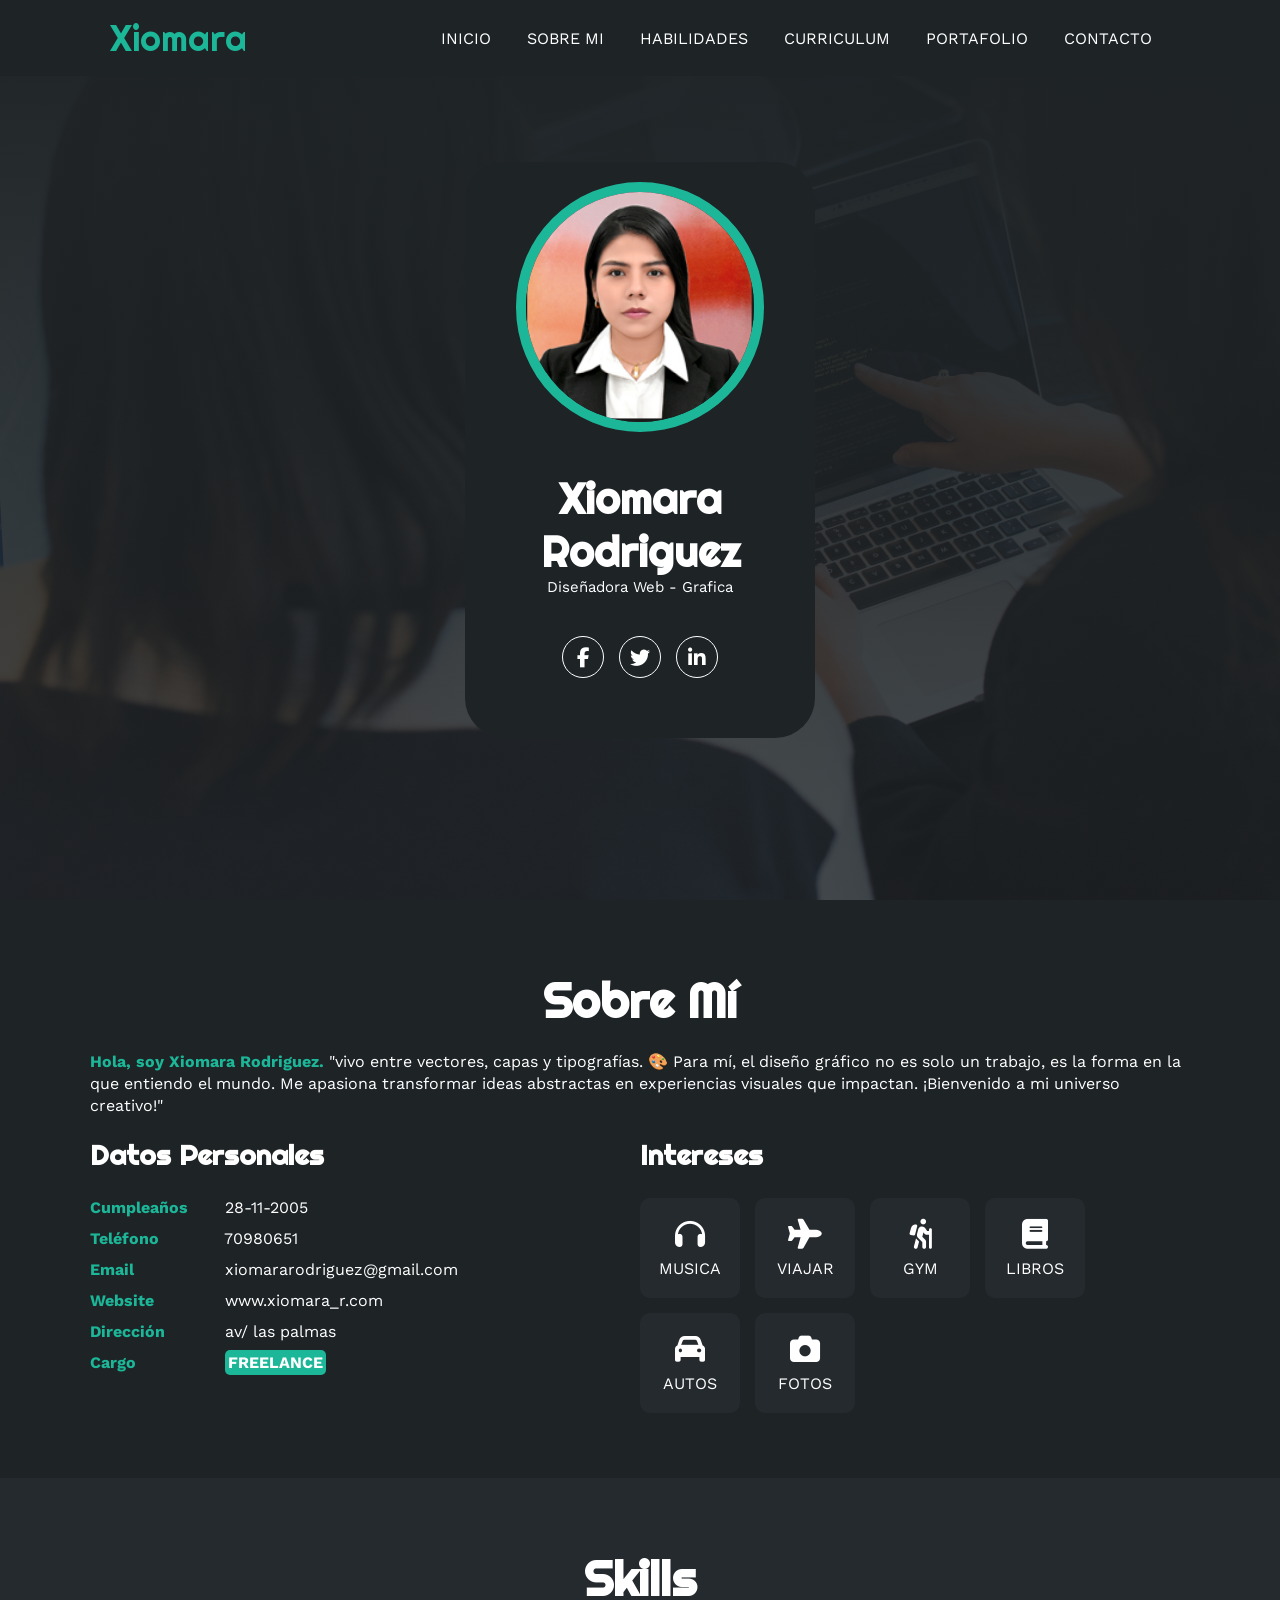
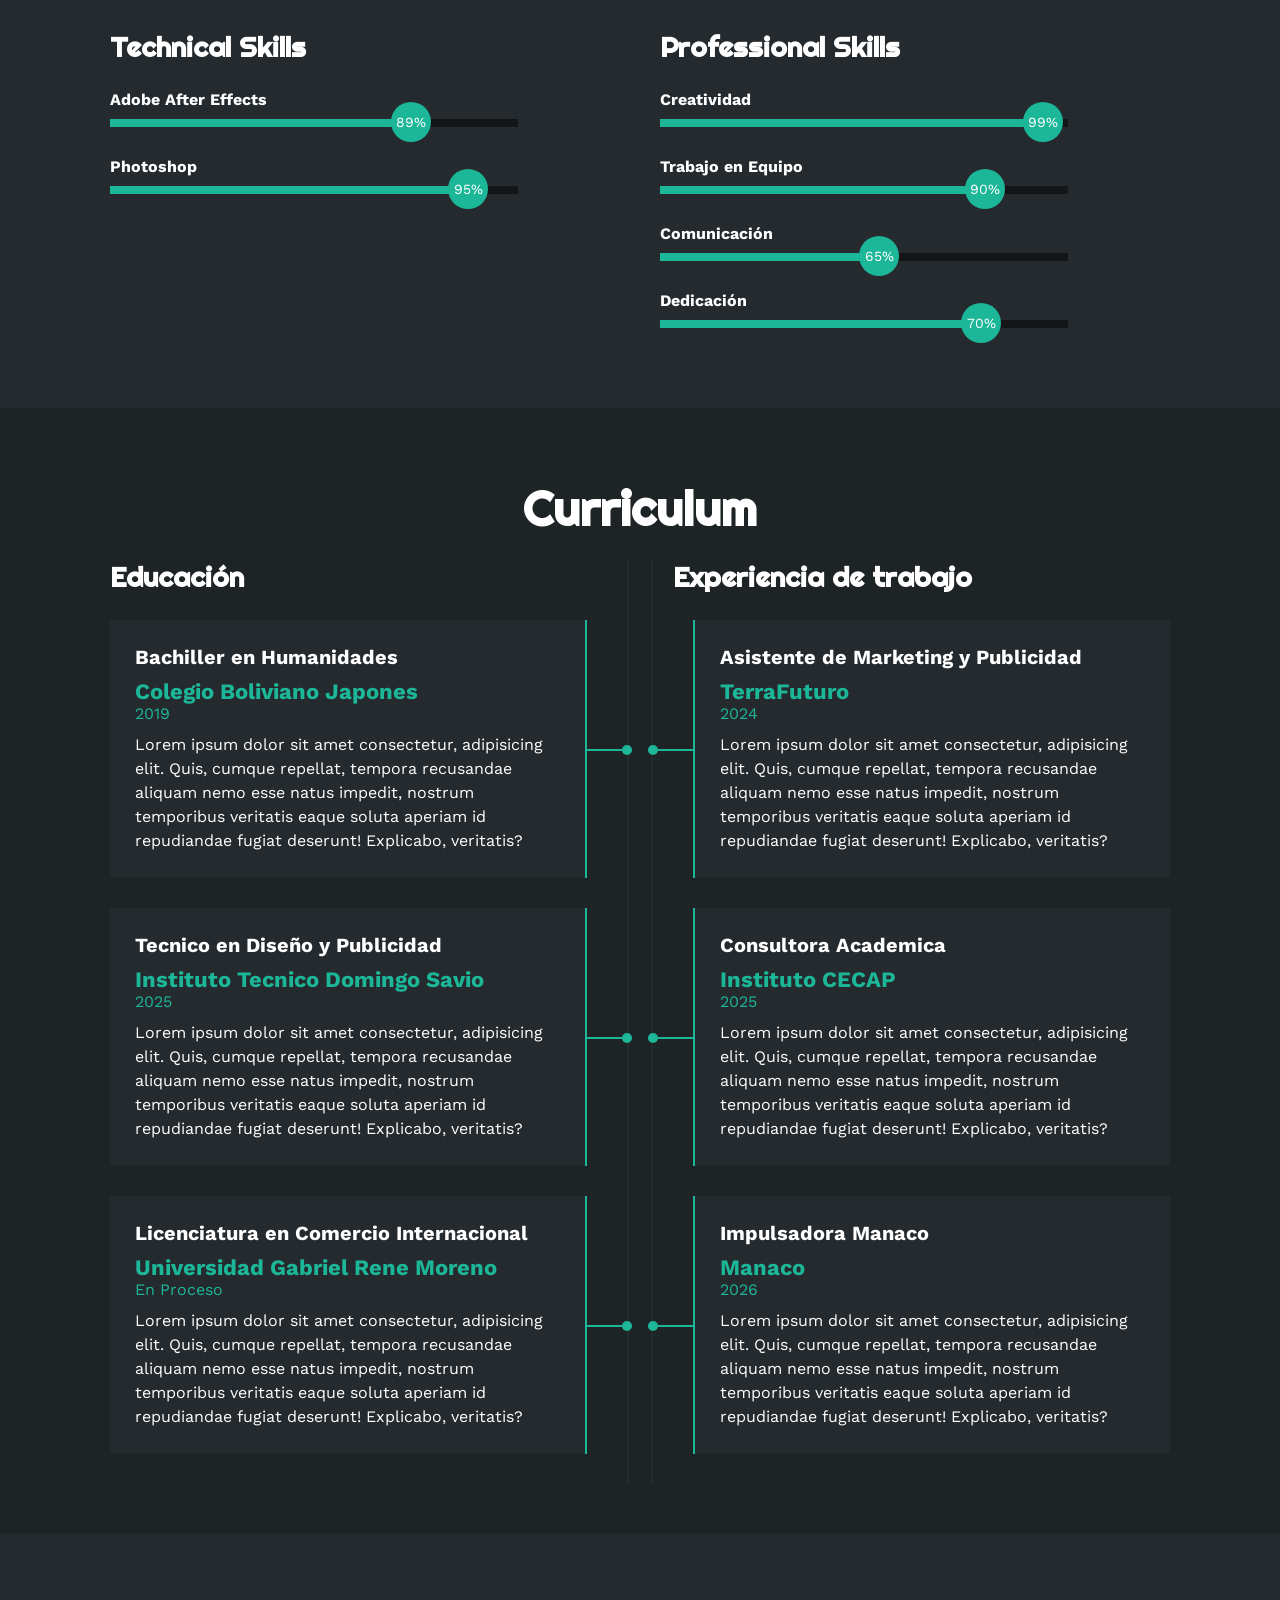
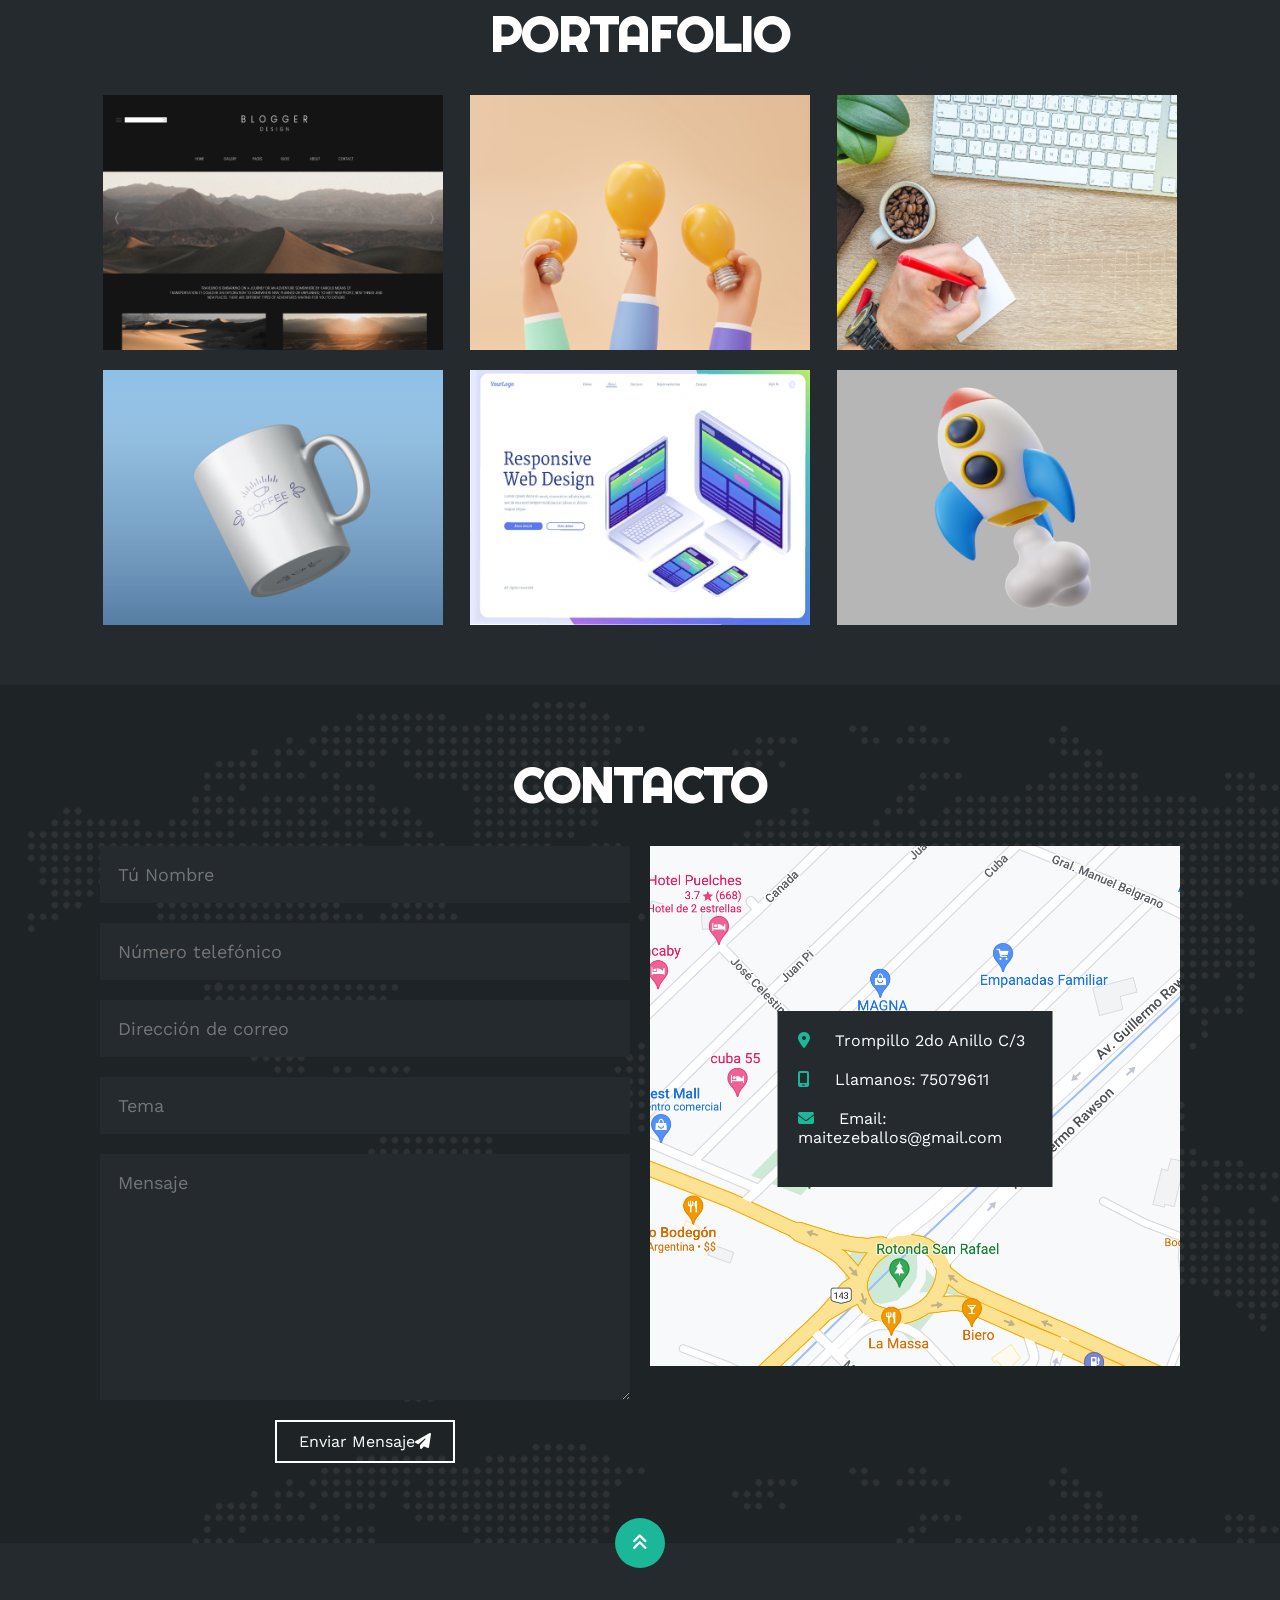
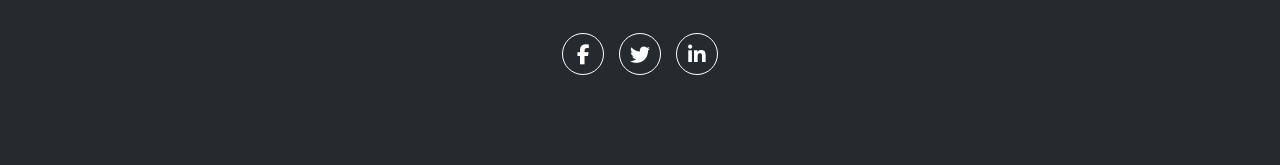
<file: paginas/portafolio/xiomara.html>
<!DOCTYPE html>
<html lang="es">
<head>
    <meta charset="UTF-8">
    <meta http-equiv="X-UA-Compatible" content="IE=edge">
    <meta name="viewport" content="width=device-width, initial-scale=1.0">
    <link rel="stylesheet" href="https://cdnjs.cloudflare.com/ajax/libs/font-awesome/6.1.2/css/all.min.css" integrity="sha512-1sCRPdkRXhBV2PBLUdRb4tMg1w2YPf37qatUFeS7zlBy7jJI8Lf4VHwWfZZfpXtYSLy85pkm9GaYVYMfw5BC1A==" crossorigin="anonymous" referrerpolicy="no-referrer" />
    <title>Portafolio</title>
    <link rel="stylesheet" href="estilo.css">
</head>
<body>
    <!-- MENU ENCABEZADO -->
    <div class="contenedor-header">
        <header>
            <div class="logo">
                <a href="#">Xiomara</a>
            </div>
            <nav id="nav">
                <ul>
                    <li><a href="#inicio" onclick="seleccionar()">INICIO</a></li>
                    <li><a href="#sobremi" onclick="seleccionar()">SOBRE MI</a></li>
                    <li><a href="#skills" onclick="seleccionar()">HABILIDADES</a></li>
                    <li><a href="#curriculum" onclick="seleccionar()">CURRICULUM</a></li>
                    <li><a href="#portfolio" onclick="seleccionar()">PORTAFOLIO</a></li>
                    <li><a href="#contacto" onclick="seleccionar()">CONTACTO</a></li>
                </ul>
            </nav>
            <div class="nav-responsive" onclick="mostrarOcultarMenu()">
                <i class="fa-solid fa-bars"></i>
            </div>
        </header>
    </div>

    <!-- SECCION INICIO -->
    <section id="inicio" class="inicio">
        <div class="contenido-banner">
            <div class="contenedor-img">
                <img src="img/xiomara.png" alt="">
            </div>
            <h1>Xiomara Rodriguez</h1>
            <h2>Diseñadora Web - Grafica</h2>
            <div class="redes">
                <a href="#"><i class="fa-brands fa-facebook-f"></i></a>
                <a href="#"><i class="fa-brands fa-twitter"></i></a>
                <a href="#"><i class="fa-brands fa-linkedin-in"></i></a>
            </div>
        </div>
    </section>

    <!-- SECCION SOBRE MI -->
    <section id="sobremi" class="sobremi">
        <div class="contenido-seccion">
            <h2>Sobre Mí</h2>
            <p><span>Hola, soy Xiomara Rodriguez.</span> "vivo entre vectores, capas y tipografías. 🎨 Para mí, el diseño gráfico no es solo un trabajo, es la forma en la que entiendo el mundo. Me apasiona transformar ideas abstractas en experiencias visuales que impactan. ¡Bienvenido a mi universo creativo!"</p>

            <div class="fila">
                <!-- datos personales -->
                <div class="col">
                    <h3>Datos Personales</h3>
                    <ul>
                        <li>
                            <strong>Cumpleaños</strong>
                            28-11-2005
                        </li>
                        <li>
                            <strong>Teléfono</strong>
                            70980651
                        </li>
                        <li>
                            <strong>Email</strong>
                            xiomararodriguez@gmail.com
                        </li>
                        <li>
                            <strong>Website</strong>
                            www.xiomara_r.com
                        </li>
                        <li>
                            <strong>Dirección</strong>
                            av/ las palmas
                        </li>
                        <li>
                            <strong>Cargo</strong>
                            <span>FREELANCE</span>
                        </li>
                    </ul>
                </div>

                <!-- intereses -->
                <div class="col">
                    <h3>Intereses</h3>
                    <div class="contenedor-intereses">
                        <div class="interes">
                            <i class="fa-solid fa-headphones"></i>
                            <span>MUSICA</span>
                        </div>
                        <div class="interes">
                            <i class="fa-solid fa-plane"></i>
                            <span>VIAJAR</span>
                        </div>
                        <div class="interes">
                            <i class="fa-solid fa-person-hiking"></i>
                            <span>GYM</span>
                        </div>
                        <div class="interes">
                            <i class="fa-solid fa-book"></i>
                            <span>LIBROS</span>
                        </div>
                        <div class="interes">
                            <i class="fa-solid fa-car"></i>
                            <span>AUTOS</span>
                        </div>
                        <div class="interes">
                            <i class="fa-solid fa-camera"></i>
                            <span>FOTOS</span>
                        </div>
                        
                    </div>
                </div>
            </div>
        </div>
    </section>

    <!-- SECCION SKILLS -->
    <section class="skills" id="skills">
        <div class="contenido-seccion">
            <h2>Skills</h2>
            <div class="fila">
                <!-- Technical Skill -->
                <div class="col">
                    <h3>Technical Skills</h3>
                    <div class="skill">
                        <span>Adobe After Effects</span>
                        <div class="barra-skill">
                            <div class="progreso">
                                <span>89%</span>
                            </div>
                        </div>
                    </div>
                    <div class="skill">
                        <span>Photoshop</span>
                        <div class="barra-skill">
                            <div class="progreso">
                                <span>95%</span>
                            </div>
                        </div>
                    </div>
                </div>
                <!-- Professional Skills -->
                <div class="col">
                    <h3>Professional Skills</h3>
                    <div class="skill">
                        <span>Creatividad</span>
                        <div class="barra-skill">
                            <div class="progreso">
                                <span>99%</span>
                            </div>
                        </div>
                    </div>
                    <div class="skill">
                        <span>Trabajo en Equipo</span>
                        <div class="barra-skill">
                            <div class="progreso">
                                <span>90%</span>
                            </div>
                        </div>
                    </div>
                    <div class="skill">
                        <span>Comunicación</span>
                        <div class="barra-skill">
                            <div class="progreso">
                                <span>65%</span>
                            </div>
                        </div>
                    </div>
                    <div class="skill">
                        <span>Dedicación</span>
                        <div class="barra-skill">
                            <div class="progreso">
                                <span>70%</span>
                            </div>
                        </div>
                    </div>
                </div>
            </div>
        </div>
    </section>

    <!-- SECCION CURRICULUM -->
    <section id="curriculum" class="curriculum">
        <div class="contenido-seccion">
            <h2>Curriculum</h2>
            <div class="fila">
                <div class="col izquierda">
                    <h3>Educación</h3>
                    <div class="item izq">
                        <h4>Bachiller en Humanidades</h4>
                        <span class="casa">Colegio Boliviano Japones</span>
                        <span class="fecha">2019</span>
                        <p>Lorem ipsum dolor sit amet consectetur, adipisicing elit. Quis, cumque repellat, tempora recusandae aliquam nemo esse natus impedit, nostrum temporibus veritatis eaque soluta aperiam id repudiandae fugiat deserunt! Explicabo, veritatis?</p>
                        <div class="conectori">
                            <div class="circuloi"></div>
                        </div>
                    </div>
                    <div class="item izq">
                        <h4>Tecnico en Diseño y Publicidad</h4>
                        <span class="casa">Instituto Tecnico Domingo Savio</span>
                        <span class="fecha">2025</span>
                        <p>Lorem ipsum dolor sit amet consectetur, adipisicing elit. Quis, cumque repellat, tempora recusandae aliquam nemo esse natus impedit, nostrum temporibus veritatis eaque soluta aperiam id repudiandae fugiat deserunt! Explicabo, veritatis?</p>
                        <div class="conectori">
                            <div class="circuloi"></div>
                        </div>
                    </div>
                    <div class="item izq">
                        <h4>Licenciatura en Comercio Internacional</h4>
                        <span class="casa">Universidad Gabriel Rene Moreno</span>
                        <span class="fecha">En Proceso</span>
                        <p>Lorem ipsum dolor sit amet consectetur, adipisicing elit. Quis, cumque repellat, tempora recusandae aliquam nemo esse natus impedit, nostrum temporibus veritatis eaque soluta aperiam id repudiandae fugiat deserunt! Explicabo, veritatis?</p>
                        <div class="conectori">
                            <div class="circuloi"></div>
                        </div>
                    </div>
                </div>

                <div class="col derecha">
                    <h3>Experiencia de trabajo</h3>
                    <div class="item der">
                        <h4>Asistente de Marketing y Publicidad</h4>
                        <span class="casa">TerraFuturo</span>
                        <span class="fecha">2024</span>
                        <p>Lorem ipsum dolor sit amet consectetur, adipisicing elit. Quis, cumque repellat, tempora recusandae aliquam nemo esse natus impedit, nostrum temporibus veritatis eaque soluta aperiam id repudiandae fugiat deserunt! Explicabo, veritatis?</p>
                        <div class="conectord">
                            <div class="circulod"></div>
                        </div>
                    </div>
                    <div class="item der">
                        <h4>Consultora Academica</h4>
                        <span class="casa">Instituto CECAP</span>
                        <span class="fecha">2025</span>
                        <p>Lorem ipsum dolor sit amet consectetur, adipisicing elit. Quis, cumque repellat, tempora recusandae aliquam nemo esse natus impedit, nostrum temporibus veritatis eaque soluta aperiam id repudiandae fugiat deserunt! Explicabo, veritatis?</p>
                        <div class="conectord">
                            <div class="circulod"></div>
                        </div>
                    </div>
                    <div class="item der">
                        <h4>Impulsadora Manaco</h4>
                        <span class="casa">Manaco</span>
                        <span class="fecha">2026</span>
                        <p>Lorem ipsum dolor sit amet consectetur, adipisicing elit. Quis, cumque repellat, tempora recusandae aliquam nemo esse natus impedit, nostrum temporibus veritatis eaque soluta aperiam id repudiandae fugiat deserunt! Explicabo, veritatis?</p>
                        <div class="conectord">
                            <div class="circulod"></div>
                        </div>
                    </div>
                </div>
            </div>
        </div>
    </section>

    <!-- SECCION PORTFOLIO -->
    <section id="portfolio" class="portfolio">
        <div class="contenido-seccion">
            <h2>PORTAFOLIO</h2>
            <div class="galeria">
                <div class="proyecto">
                    <img src="img/p1.jpg" alt="">
                    <div class="overlay">
                        <h3>Pagina web Comunicate</h3>
                        <p>Diseño Web</p>
                    </div>
                </div>
                <div class="proyecto">
                    <img src="img/p2.jpg" alt="">
                    <div class="overlay">
                        <h3>Modelos 3d tecmania</h3>
                        <p>Diseño Grafico</p>
                    </div>
                </div>
                <div class="proyecto">
                    <img src="img/p3.jpg" alt="">
                    <div class="overlay">
                        <h3>Pagina web mercadotec</h3>
                        <p>Diseño Web</p>
                    </div>
                </div>
                <div class="proyecto">
                    <img src="img/p4.jpg" alt="">
                    <div class="overlay">
                        <h3>Diseño Creativo</h3>
                        <p>Fotografía</p>
                    </div>
                </div>
                <div class="proyecto">
                    <img src="img/p5.jpg" alt="">
                    <div class="overlay">
                        <h3>Pagina web mercadotec</h3>
                        <p>Diseño Web</p>
                    </div>
                </div>
                <div class="proyecto">
                    <img src="img/p6.jpg" alt="">
                    <div class="overlay">
                        <h3>Diseño Creativo</h3>
                        <p>Fotografía</p>
                    </div>
                </div>
            </div>
        </div>
    </section>

    <!-- SECCION CONTACTO -->
    <section id="contacto" class="contacto">
        <div class="contenido-seccion">
            <h2>CONTACTO</h2>
            <div class="fila">
                <!-- Formulario -->
                <div class="col">
                    <input type="text" placeholder="Tú Nombre">
                    <input type="text" placeholder="Número telefónico">
                    <input type="text" placeholder="Dirección de correo">
                    <input type="text" placeholder="Tema">
                    <textarea name="" id="" cols="30" rows="10" placeholder="Mensaje"></textarea>
                    <button>
                        Enviar Mensaje<i class="fa-solid fa-paper-plane"></i>
                        <span class="overlay"></span>
                    </button>
                </div>
                <!-- Mapa -->
                <div class="col">
                    <img src="img/ubicacion.png" alt="">
                    <div class="info">
                        <ul>
                            <li>
                                <i class="fa-solid fa-location-dot"></i>
                                Trompillo 2do Anillo C/3
                            </li>
                            <li>
                                <i class="fa-solid fa-mobile-screen"></i>
                                Llamanos: 75079611
                            </li>
                            <li>
                                <i class="fa-solid fa-envelope"></i>
                                Email: maitezeballos@gmail.com
                            </li>
                        </ul>
                    </div>
                </div>
            </div>
        </div>
    </section>

    <!-- footer -->
    <footer>
        <a href="#inicio" class="arriba">
            <i class="fa-solid fa-angles-up"></i>
        </a>
        <div class="redes">
            <a href="#"><i class="fa-brands fa-facebook-f"></i></a>
            <a href="#"><i class="fa-brands fa-twitter"></i></a>
            <a href="#"><i class="fa-brands fa-linkedin-in"></i></a>
        </div>
    </footer>

    <script src="script.js"></script>
</body>

</html>
</file>
<file: estilo.css>
@import url('https://fonts.googleapis.com/css2?family=Righteous&family=Work+Sans:wght@100;300;400;600;800&display=swap');
*{
    box-sizing: border-box;
    font-family: 'Work Sans';
    margin: 0;
    padding: 0;
}

@font-face {
    font-family: 'JetBrainsMono'; /* Nombre personalizado */
    src: url('fuentes/JetBrainsMono-ExtraBold.ttf') format('ttf'); /* Ruta local */
    font-weight: bold;
    font-style: bold;
}

html{
    /* me permite deslizar cuando hago clic en los links del menu */
    scroll-behavior: smooth;
}

body{
    display: flex;
    flex-direction: column;
    min-height: 100vh;
}

main #contenido {
    flex: 1; /* Esto obliga al main a estirarse y empujar al footer al fondo */
}

/* SECCION I N I C I O */
.inicio {
    background: linear-gradient(to top, rgba(30,35,38,.8), rgba(30,35,38,1)),
    url(img/fondo.jpg);
    background-size: cover;
    background-position: center; /* Asegura que el fondo no se mueva raro */
    min-height: 100vh;           /* CAMBIO: Usamos min-height para que crezca si hay mucho contenido */
    color: #fff;
    display: flex;
    flex-wrap: wrap;             /* CLAVE: Permite que las tarjetas bajen en móviles */
    align-items: center;
    justify-content: center;     /* Centra las tarjetas horizontalmente */
    padding: 50px 20px;          /* Espacio para que no toquen los bordes */
    gap: 20px;                   /* Espacio entre las tarjetas */
}

.inicio .contenido-banner {
    padding: 20px;
    background-color: #1e2326;
    width: 100%;                 /* Ocupa el ancho disponible... */
    max-width: 350px;            /* ...pero hasta un máximo de 350px */
    /* margin: auto; */          /* Quitamos margin: auto porque ya usamos gap y justify-content */
    text-align: center;
    border-radius: 40px;
    flex: 1 1 300px;             /* Hace que las tarjetas intenten medir 300px antes de saltar de línea */
}

/* Ajuste para que las imágenes no se deformen */
.inicio .contenido-banner img {
    border: 10px solid #1CB698;
    display: block;
    width: 200px;                /* Tamaño fijo sugerido para uniformidad */
    height: 200px;
    object-fit: cover;           /* Mantiene la proporción de la foto */
    margin: 20px auto;           /* Centrado con margen */
    border-radius: 50%;
}

/* --- MEDIA QUERY PARA MÓVILES --- */
@media (max-width: 768px) {
    .inicio .contenido-banner h1 {
        font-size: 28px;         /* Texto un poco más pequeño en celulares */
    }
    
    .inicio {
        padding-top: 100px;      /* Espacio extra arriba si tienes un menú fijo */
    }
}

/* MENU */
.contenedor-header{
    background: #1e2326;
    position: fixed;
    width: 100%;
    top: 0;
    left: 0;
    z-index: 99;
}
.contenedor-header header{
    max-width: 100%; /* Ahora ocupa todo el ancho de la pantalla */
    margin: 0; 
    display: flex;
    justify-content: space-between;
    align-items: center;
    padding: 15px 0.5%; /* El 4% le da un margen elegante que se ajusta solo */
}

.contenedor-header header h6{
    color: #1CB698;
    margin-left: 1px;
    font-family: 'JetBrainsMono';
}

.contenedor-header header ul{
    display: flex;
    list-style: none;
}

.quitarSubrrayado{
    text-decoration: none;
    color: white;
}

.contenedor-header header nav ul li a{
    text-align: none;
    color: #fff;
    margin: 0 15px;
    padding: 3px;
    transition: .5s;
    text-decoration: none;
}
.contenedor-header header nav ul li a:hover{
    color: #1CB698;
}
.nav-responsive{
    background-color: #1CB698;
    color:#fff;
    padding: 5px 10px;
    border-radius: 5px;
    cursor: pointer;
    display: none;
}

.redes2 a{
    color: #fff;
    display: inline-block;
    text-decoration: none;
    border: 1px solid #fff;
    border-radius: 100%;
    width: 42px;
    height: 42px;
    line-height: 42px;
    margin: 40px 5px;
    font-size: 20px;
    transition: .3s;
}
.redes3 a{
    color: #fff;
    display: inline-block;
    text-decoration: none;
    border-radius: 100%;
    width: 42px;
    height: 42px;
    line-height: 42px;
    margin: 40px 5px;
    font-size: 20px;
    transition: .3s;
}
.redes2 a:hover{
    background-color: #1CB698;
}
.sobremi{
    background-color: #1e2326;
    color: #fff;
    padding: 50px 20px;
}
.sobremi .contenido-seccion{
    max-width: 1100px;
    margin: auto;
}
.sobremi h2{
    font-size: 48px;
    font-family: 'Righteous';
    text-align: center;
    padding: 20px 0;

}
.sobremi .contenido-seccion p{
    font: 18px;
    line-height: 22px;
    margin-bottom: 20px;
}
.sobremi .contenido-seccion p span{
    color: #1CB698;
    font-weight: bold;
}
.sobremi .fila{
    display: flex;
}
.sobremi .fila .col
{
    width: 100%;
}
.sobremi .fila .col h3{
    font-size: 28px;
    font-family: 'Righteous';
    margin-bottom: 25px;
}
.sobremi .fila .col ul{
    list-style: none;
}
.sobremi .fila .col ul li{
    margin: 12px 0;
}
.sobremi .fila .col ul li strong{
    display: inline-block;
    color: #1CB698;
    width: 130px;
}
.sobremi .fila .col ul li span{
    background-color: #1CB698;
    padding: 3px;
    font-weight: bold;
    border-radius: 5px;
}
.sobremi .fila .col .contenedor-intereses{
    display: flex;
    flex-wrap: wrap;
    justify-content: center;
}
.sobremi .fila .col .contenedor-intereses .interes{
    width: 140px;
    height: 140px;
    background-color: #252A2E;
    border-radius: 10px;
    margin: 0 15px 15px 0;
    display: flex;
    flex-direction: column;
    align-items: center;
    justify-content: center;
    transition: .3s;
}.sobremi .fila .col .contenedor-intereses .interes:hover{
    background-color: #1CB698;
}
.sobremi .fila .col .contenedor-intereses .interes img{
    font-size: 30px;
    margin-bottom: 10px;
}

.sobremi button{
    cursor: pointer;
    background-color: transparent;
    border: 2px solid #fff;
    width: fit-content;
    display: block;
    margin: 20px auto;
    padding: 10px 22px;
    font-size: 16px;
    color: #fff;
    position: relative;
    z-index: 10;
    border-radius: 5px;
}

.ver{
    cursor: pointer;
    background-color: transparent;
    border: 2px solid #fff;
    width: fit-content;
    display: block;
    margin: 20px auto;
    padding: 10px 22px;
    font-size: 16px;
    color: #fff;
    position: relative;
    z-index: 10;
    border-radius: 5px;
}

.ver .overlay{
    position: absolute;
    top: 0;
    left: 0;
    width: 0;
    height: 100%;
    background-color: #1e2326;
    z-index: -1;
    transition: 1s;
    border-radius: 3px;
}

.sobremi button .overlay{
    position: absolute;
    top: 0;
    left: 0;
    width: 0;
    height: 100%;
    background-color: #1CB698;
    z-index: -1;
    transition: 1s;
    border-radius: 3px;
}
.sobremi button:hover .overlay{
    width: 100%;
}
/* SECCION S K I L L S */
.skills{
    background-color: #252A2E;
    color: #fff;
    padding: 50px 20px;
}
.skills .contenido-seccion{
    max-width: 1100px;
    margin: auto;
}
.skills h2{
    font-size: 48px;
    font-family: 'Righteous';
    text-align: center;
    padding: 20px 0;

}
.skills .fila{
    display: flex;
}
.skills .fila .col{
    width: 50%;
    padding: 0 20px;
}
.skills .fila .col h3{
    font-size: 28px;
    font-family: 'Righteous';
    margin-bottom: 25px;
}
.skills .skill > span{
    font-weight: bold;
    display: block;
    margin-bottom: 10px;
}
.skills .skill .barra-skill{
    height: 8px;
    width: 80%;
    background-color: #131517;
    position: relative;
    margin-bottom: 30px;
}
.skills .skill .progreso{
    background-color: #1CB698;
    position: absolute;
    top: 0;
    left: 0;
    height: 8px;
}
.skills .skill .barra-skill span{
    position: absolute;
    height: 40px;
    width: 40px;
    background-color: #1CB698;
    border-radius: 50px;
    line-height: 40px;
    text-align: center;
    top: -17px;
    right: -15px;
    font-size: 14px;
}
/* Estas clases se agregaran dinamicamente mediante javascript */
.skills .skill .javascript{
    width: 0%;
    animation: 2s javascript forwards;
}
@keyframes javascript {
    0%{width: 0%;}
    100%{width: 75%;}
}

.skills .skill .htmlcss{
    width: 0%;
    animation: 2s htmlcss forwards;
}
@keyframes htmlcss {
    0%{width: 0%;}
    100%{width: 89%;}
}

.skills .skill .photoshop{
    width: 0%;
    animation: 2s photoshop forwards;
}
@keyframes photoshop {
    0%{width: 0%;}
    100%{width: 95%;}
}

.skills .skill .wordpress{
    width: 0%;
    animation: 2s wordpress forwards;
}
@keyframes wordpress {
    0%{width: 0%;}
    100%{width: 81%;}
}

.skills .skill .drupal{
    width: 0%;
    animation: 2s drupal forwards;
}
@keyframes drupal {
    0%{width: 0%;}
    100%{width: 55%;}
}

.skills .skill .comunicacion{
    width: 0%;
    animation: 2s comunicacion forwards;
}
@keyframes comunicacion {
    0%{width: 0%;}
    100%{width: 80%;}
}

.skills .skill .trabajo{
    width: 0%;
    animation: 2s trabajo forwards;
}
@keyframes trabajo {
    0%{width: 0%;}
    100%{width: 70%;}
}

.skills .skill .creatividad{
    width: 0%;
    animation: 2s creatividad forwards;
}
@keyframes creatividad {
    0%{width: 0%;}
    100%{width: 99%;}
}

.skills .skill .dedicacion{
    width: 0%;
    animation: 2s dedicacion forwards;
}
@keyframes dedicacion {
    0%{width: 0%;}
    100%{width: 65%;}
}

.skills .skill .proyect{
    width: 0%;
    animation: 2s proyect forwards;
}
@keyframes proyect {
    0%{width: 0%;}
    100%{width: 94%;}
}
/* SECCION CURRICULUM */
.curriculum{
    background-color: #1e2326;
    color: #fff;
    padding: 50px 20px;
}
.curriculum .contenido-seccion{
    max-width: 1100px;
    margin: auto;
}
.curriculum h2{
    font-size: 48px;
    font-family: 'Righteous';
    text-align: center;
    padding: 20px 0;

}
.curriculum .fila{
    display: flex;
    justify-content: center;
}
.curriculum .fila .col{
    width: 49%;
    padding: 0 20px;
}
.curriculum .fila .col h3{
    font-size: 28px;
    font-family: 'Righteous';
    margin-bottom: 25px;
}
.curriculum .fila .izquierda{
    border-right: 2px solid #252A2E;
}
.curriculum .fila .derecha{
    border-left: 2px solid #252A2E;
}
.curriculum .fila .item{
    padding: 25px;
    margin-bottom: 30px;
    background-color: #252A2E;
    position: relative;
}
.curriculum .fila .item h4{
    font-size: 20px;
    margin-bottom: 10px;
}
.curriculum .fila .item .casa{
    color: #1CB698;
    font-size: 22px;
    font-weight: bold;
    display: block;
}
.curriculum .fila .item .fecha{
    display: block;
    color: #1CB698;
    margin-bottom: 10px;
}
.curriculum .fila .item p{
    line-height: 24px;
}
.curriculum .fila .izq{
    border-right: 2px solid #1CB698;
    margin-right: 20px;
}
.curriculum .fila .der{
    border-left: 2px solid #1CB698;
    margin-left: 20px;
}
.curriculum .fila .item .conectori{
    height: 2px;
    background-color: #1CB698;
    width: 47px;
    position: absolute;
    top: 50%;
    right: -47px;
    z-index: 5;
}
.curriculum .fila .item .conectori .circuloi{
    display: block;
    height: 10px;
    width: 10px;
    border-radius: 50%;
    background-color: #1CB698;
    float: right;
    position: relative;
    bottom: 4px;
}
.curriculum .fila .item .conectord{
    height: 2px;
    background-color: #1CB698;
    width: 47px;
    position: absolute;
    top: 50%;
    left: -47px;
    z-index: 5;
}
.curriculum .fila .item .conectord .circulod{
    display: block;
    height: 10px;
    width: 10px;
    border-radius: 50%;
    background-color: #1CB698;
    float: left;
    position: relative;
    bottom: 4px;
}
/* SECCION PORTFOLIO */
.portfolio{
    background-color: #252A2E;
    color: #fff;
    padding: 50px 20px;
}
.portfolio .contenido-seccion{
    max-width: 1100px;
    margin: auto;
}
.portfolio h2{
    font-size: 48px;
    font-family: 'Righteous';
    text-align: center;
    padding: 20px 0;
}
.portfolio .galeria{
    display: flex;
    flex-wrap: wrap;
    justify-content: space-around;
}
.portfolio .galeria .proyecto{
    position: relative;
    max-width: 340px;
    height: fit-content;
    margin: 10px;
    cursor: pointer;
}
.portfolio .galeria .proyecto img{
    width: 100%;
    display: block;
    border-radius: 10%;
}
.portfolio .galeria .proyecto .overlay{
    position: absolute;
    top: 0;
    width: 100%;
    height: 100%;
    text-align: center;
    background: linear-gradient(rgba(28,182,152,.8), rgba(28,182,152,.8));
    display: flex;
    flex-direction: column;
    justify-content: center;
    transition: 1s;
    font-size: 18px;
    letter-spacing: 3px;
    opacity: 0;
    border-radius: 10%;
}
.portfolio .galeria .proyecto .overlay h3{
    margin-bottom: 20px;
    transition: 1s;
}
.portfolio .galeria .proyecto .overlay:hover{
    opacity: 1;
}
.portfolio .galeria .proyecto .overlay:hover h3{
    margin-bottom: 0px;
}
/* SECCION CONTACTO */
.contacto{
    background-image: url(img/contact_bg.png);
    background-color: #1e2326;
    color: #fff;
    padding: 50px 0;
}
.contacto .contenido-seccion{
    max-width: 1100px;
    height: 700px;
}
.contacto h2{
    font-size: 48px;
    font-family: 'Righteous';
    text-align: center;
    padding: 20px 0;
}
.contacto .fila{
    display: flex;
    justify-content: center; /* Horizontal */
    align-items: center;     /* Vertical */
}
.contacto .col{
    width: 100%;
    padding: 10px;
    max-width: 800px; /* Evita que el formulario se estire demasiado */
}
.contacto .col input, .contacto .col textarea{
    
    width: 100%;
    padding: 18px;
    border: none;
    margin-bottom: 20px;
    background-color: #252A2E;
    color: #fff;
    font-size: 18px;
    box-sizing: border-box;
}
.contacto button{
    cursor: pointer;
    background-color: transparent;
    border: 2px solid #fff;
    width: fit-content;
    display: block;
    margin: 20px auto;
    padding: 10px 22px;
    font-size: 16px;
    color: #fff;
    position: relative;
    z-index: 10;
}
.contacto button .overlay{
    position: absolute;
    top: 0;
    left: 0;
    width: 0;
    height: 100%;
    background-color: #1CB698;
    z-index: -1;
    transition: 1s;
}
.contacto button:hover .overlay{
    width: 100%;
}
.contacto .col img{
    width: 100%;
}
.contacto .col .info{
    position: absolute;
    top: 40%;
    background-color: #252A2E;
    padding: 30px;
    padding-right: 50px;
    max-width: 400px;
    left: 50%;
    transform: translate(-50%, -50%);
}
.contacto .col .info ul{
    list-style: none;
}
.contacto .col .info ul li{
    margin-bottom: 20px;
}
.contacto .col .info ul li i{
    color: #1CB698;
    display: inline-block;
    margin-right: 20px;
}
footer{
    background-color: #252A2E;
    color: #fff;
    padding: 50px 0 30px 0;
    text-align: center;
    position: relative;
    width: 100%;
    margin-top: auto;
}
footer .redes{
    margin-bottom: 20px;
}
footer .redes a{
    color: #fff;
    display: inline-block;
    text-decoration: none;
    border: 1px solid #fff;
    border-radius: 100%;
    width: 42px;
    height: 42px;
    line-height: 42px;
    margin: 40px 5px;
    font-size: 20px;
    transition: .3s;
}

/* SECCION RESPONSIVE */
@media screen and (max-width:980px){
    nav{
        display: none;
    }
    .nav-responsive{
        display: block;
    }
    nav.responsive{
        display: block;
        position: absolute;
        right: 0;
        top: 75px;
        background-color: #252A2E;
        width: 180px;
    }
    nav.responsive ul{
        display: block !important;
    }
    nav.responsive ul li{
        border-bottom: 1px solid #fff;
        padding: 10px 0;
    }
}
@media screen and (max-width:700px){
    .sobremi .fila{
        display: block;
    }
    .sobremi .fila .col{
        width: fit-content;
    }

    .skills .fila{
        display: block;
    }
    .skills .fila .col{
        width: 100%;
    }
    .skills .fila .col .barra-skill{
        width: 100%;
    }

    .curriculum .fila{
        display: block;
    }
    .curriculum .fila .col{
        width: 90%;
    }
    .curriculum .fila .derecha{
        margin-left: 20px;
    }

    .portfolio .galeria{
        display: block;
        width: 100%;
    }
    .portfolio .galeria .proyecto{
        max-width: 100%;
    }
    .portfolio .galeria .proyecto img{
        width: 100%;
    }
    .contacto .fila{
        display: block;
    }
    .contacto .fila .col{
        width: 100%;
        height: 1000px;
    }

    .carousel-container {
        height: 60vh !important;
  
    }
}

.carousel-container {
    margin-top: 90px;
  width: 100%; 
  min-width: 100%;
  max-width: 100%;      /* 100% del ancho de la ventana visual */
  height: auto;     /* Altura ajustable (ej: 60% de la pantalla) */
  overflow: hidden;
  position: relative;
}

.carousel-slide {
  display: flex;
  height: 100%;       /* Para que la cinta ocupe toda la altura */
  transition: transform 0.6s cubic-bezier(0.23, 1, 0.32, 1);
}

.carousel-slide img {
  min-width: 100%;   /* Cada imagen DEBE medir el ancho total de la ventana */
  height: auto;
  min-width: 100%;
  object-fit:fill;
}

/* Estilo de los botones (más estilizados para pantalla completa) */
button {
  position: absolute;
  top: 50%;
  transform: translateY(-50%);
  background: rgba(255, 255, 255, 0.2); /* Fondo semi-transparente */
  backdrop-filter: blur(5px);           /* Efecto cristal esmerilado */
  color: white;
  border: none;
  padding: 20px 15px;
  cursor: pointer;
  font-size: 24px;
  transition: 0.3s;
  z-index: 10;
}

button:hover {
  background: rgba(255, 255, 255, 0.4);
}

#prevBtn { left: 0; border-radius: 0 5px 5px 0; }
#nextBtn { right: 0; border-radius: 5px 0 0 5px; }

.lista-personalizada {
    margin-left: 40px; /* Ajusta este número para moverlo más a la derecha */
    list-style-position: outside;
}

.btn-portafolio {
    /* 1. Eliminamos el estilo de "enlace" azul y subrayado */
    text-decoration: none; 
    color: #ffffff;
    
    /* 2. Le damos forma de botón */
    background-color: #1CB698; /* El verde de tu diseño */
    display: inline-block;     /* IMPORTANTE: para que acepte padding y márgenes */
    padding: 12px 30px;
    border-radius: 30px;       /* Bordes redondeados */
    
    /* 3. Tipografía y estilo */
    font-family: 'Righteous', sans-serif; /* Usando la fuente de tu h1 */
    font-size: 16px;
    font-weight: bold;
    text-transform: uppercase;
    
    /* 4. Animación */
    transition: all .3s ease;
    border: 2px solid #1CB698; /* Borde del mismo color que el fondo */
}

/* 5. Efecto Hover (cuando pasas el mouse) */
.btn-portafolio:hover {
    background-color: transparent; /* Se vuelve hueco */
    color: #1CB698;               /* El texto cambia a verde */
}

/* 1. El contenedor de los 4 cuadros */
.contenedor-intereses2 {
    display: grid;
    /* En PC: 4 columnas. En tablets: 2. En móviles: 1 o 2. */
    grid-template-columns: repeat(auto-fit, minmax(200px, 1fr)); 
    gap: 20px;
    padding: 20px;
}

/* 2. El cuadro oscuro */
.sobremi .fila .col .contenedor-intereses2 .interes2 {
    background-color: #252A2E;
    border-radius: 10px;
    display: flex;
    align-items: center;
    justify-content: center;
    transition: .3s;
    
    /* Controlamos el tamaño del cuadro */
    aspect-ratio: 1 / 1; /* Lo mantiene cuadrado */
    padding: 10px;       /* Reducimos el padding para que la imagen crezca */
    overflow: hidden;    /* Por si la imagen crece de más */
}

/* 3. ¡LA IMAGEN! (Aquí es donde se hace grande) */
.sobremi .fila .col .contenedor-intereses2 .interes2 img {
    /* Cambia este valor para ajustar el tamaño visual */
    width: 100%;          
    height: 100%;
    
    /* Esto evita que la imagen se estire o se deforme */
    object-fit: contain; 
    display: block;
    transition: .3s;
}

/* 4. Efecto Hover (opcional pero recomendado) */
.sobremi .fila .col .contenedor-intereses2 .interes2:hover {
    background-color: #1CB698;
}

.sobremi .fila .col .contenedor-intereses2 .interes2:hover img {
    transform: scale(1.1); /* La imagen crece un poquito más al pasar el mouse */
}
</file>
<file: modal.css>
#modal {
    display: none;
    position: fixed;
    top: 0;
    left: 0;
    width: 100%;
    height: 100%;
    z-index: 100;
    background-color: rgba(0, 0, 0, 0.8);
  }
  video {
    width: 50vw;
    height: 50vw;
  }
  /* Muestra el modal */
  #modal.visible {
    display: block;
  }
  
  /* Estilos para el contenido del modal */
  .modal-contenido {
    position: absolute;
    top: 50%;
    left: 50%;
    transform: translate(-50%, -50%);
    background-color: #fff;
    padding: 20px;
    border-radius: 10px;
  }
  
  /* Botón para cerrar el modal */
  .cerrar-modal {
    margin: -10px;
    position: absolute;
    top: 10px;
    right: 10px;
    font-size: 20px;
    font-weight: bold;
    cursor: pointer;
  }
  
  /* Oculta el botón de cerrar por defecto */
  .cerrar-modal:hover {
    color: red;
  }
</file>
<file: paginas/portafolio/estilo.css>
@import url('https://fonts.googleapis.com/css2?family=Righteous&family=Work+Sans:wght@100;300;400;600;800&display=swap');
*{
    box-sizing: border-box;
    font-family: 'Work Sans';
    margin: 0;
    padding: 0;
}
html{
    /* me permite deslizar cuando hago clic en los links del menu */
    scroll-behavior: smooth;
}
/* MENU */
.contenedor-header{
    background: #1e2326;
    position: fixed;
    width: 100%;
    top: 0;
    left: 0;
    z-index: 99;
}
.contenedor-header header{
    max-width: 1100px;
    margin: auto;
    display: flex;
    justify-content: space-between;
    align-items: center;
    padding: 15px 20px;
}
.contenedor-header header .logo a{
    font-family: 'Righteous';
    font-size: 36px;
    color: #1CB698;
    text-decoration: none;
}
.contenedor-header header ul{
    display: flex;
    list-style: none;
}
.contenedor-header header nav ul li a{
    text-align: none;
    color: #fff;
    margin: 0 15px;
    padding: 3px;
    transition: .5s;
    text-decoration: none;
}
.contenedor-header header nav ul li a:hover{
    color: #1CB698;
}
.nav-responsive{
    background-color: #1CB698;
    color:#fff;
    padding: 5px 10px;
    border-radius: 5px;
    cursor: pointer;
    display: none;
}
/* SECCION I N I C I O */
.inicio{
    background: linear-gradient(to top, rgba(30,35,38,.8), rgba(30,35,38,1)),
    url(img/fondo.jpg);
    background-size: cover;
    height: 100vh;
    color: #fff;
    display: flex;
    align-items: center;
}
.inicio .contenido-banner{
    padding: 20px;
    background-color: #1e2326;
    max-width: 350px;
    margin: auto;
    text-align: center;
    border-radius: 40px;
}
.inicio .contenido-banner img{
    margin-top: 40px;
    border: 10px solid #1CB698;
    display: block;
    width: 80%;
    margin: auto;
    border-radius: 100%;
}
.inicio .contenido-banner h1{
    margin-top: 40px;
    font-size: 42px;
    font-family: 'Righteous';
}
.inicio .contenido-banner h2{
    font-size: 15px;
    font-weight: normal;
}
.inicio .contenido-banner .redes a{
    color: #fff;
    display: inline-block;
    text-decoration: none;
    border: 1px solid #fff;
    border-radius: 100%;
    width: 42px;
    height: 42px;
    line-height: 42px;
    margin: 40px 5px;
    font-size: 20px;
    transition: .3s;
}
.inicio .contenido-banner .redes a:hover{
    background-color: #1CB698;
}
.sobremi{
    background-color: #1e2326;
    color: #fff;
    padding: 50px 20px;
}
.sobremi .contenido-seccion{
    max-width: 1100px;
    margin: auto;
}
.sobremi h2{
    font-size: 48px;
    font-family: 'Righteous';
    text-align: center;
    padding: 20px 0;

}
.sobremi .contenido-seccion p{
    font: 18px;
    line-height: 22px;
    margin-bottom: 20px;
}
.sobremi .contenido-seccion p span{
    color: #1CB698;
    font-weight: bold;
}
.sobremi .fila{
    display: flex;
}
.sobremi .fila .col
{
    width: 50%;
}
.sobremi .fila .col h3{
    font-size: 28px;
    font-family: 'Righteous';
    margin-bottom: 25px;
}
.sobremi .fila .col ul{
    list-style: none;
}
.sobremi .fila .col ul li{
    margin: 12px 0;
}
.sobremi .fila .col ul li strong{
    display: inline-block;
    color: #1CB698;
    width: 130px;
}
.sobremi .fila .col ul li span{
    background-color: #1CB698;
    padding: 3px;
    font-weight: bold;
    border-radius: 5px;
}
.sobremi .fila .col .contenedor-intereses{
    display: flex;
    flex-wrap: wrap;
}
.sobremi .fila .col .contenedor-intereses .interes{
    width: 100px;
    height: 100px;
    background-color: #252A2E;
    border-radius: 10px;
    margin: 0 15px 15px 0;
    display: flex;
    flex-direction: column;
    align-items: center;
    justify-content: center;
    transition: .3s;
}.sobremi .fila .col .contenedor-intereses .interes:hover{
    background-color: #1CB698;
}
.sobremi .fila .col .contenedor-intereses .interes i{
    font-size: 30px;
    margin-bottom: 10px;
}
.sobremi button{
    cursor: pointer;
    background-color: transparent;
    border: 2px solid #fff;
    width: fit-content;
    display: block;
    margin: 20px auto;
    padding: 10px 22px;
    font-size: 16px;
    color: #fff;
    position: relative;
    z-index: 10;
}
.sobremi button .overlay{
    position: absolute;
    top: 0;
    left: 0;
    width: 0;
    height: 100%;
    background-color: #1CB698;
    z-index: -1;
    transition: 1s;
}
.sobremi button:hover .overlay{
    width: 100%;
}
/* SECCION S K I L L S */
.skills{
    background-color: #252A2E;
    color: #fff;
    padding: 50px 20px;
}
.skills .contenido-seccion{
    max-width: 1100px;
    margin: auto;
}
.skills h2{
    font-size: 48px;
    font-family: 'Righteous';
    text-align: center;
    padding: 20px 0;

}
.skills .fila{
    display: flex;
}
.skills .fila .col{
    width: 50%;
    padding: 0 20px;
}
.skills .fila .col h3{
    font-size: 28px;
    font-family: 'Righteous';
    margin-bottom: 25px;
}
.skills .skill > span{
    font-weight: bold;
    display: block;
    margin-bottom: 10px;
}
.skills .skill .barra-skill{
    height: 8px;
    width: 80%;
    background-color: #131517;
    position: relative;
    margin-bottom: 30px;
}
.skills .skill .progreso{
    background-color: #1CB698;
    position: absolute;
    top: 0;
    left: 0;
    height: 8px;
}
.skills .skill .barra-skill span{
    position: absolute;
    height: 40px;
    width: 40px;
    background-color: #1CB698;
    border-radius: 50px;
    line-height: 40px;
    text-align: center;
    top: -17px;
    right: -15px;
    font-size: 14px;
}
/* Estas clases se agregaran dinamicamente mediante javascript */
.skills .skill .javascript{
    width: 0%;
    animation: 2s javascript forwards;
}
@keyframes javascript {
    0%{width: 0%;}
    100%{width: 75%;}
}

.skills .skill .htmlcss{
    width: 0%;
    animation: 2s htmlcss forwards;
}
@keyframes htmlcss {
    0%{width: 0%;}
    100%{width: 89%;}
}

.skills .skill .photoshop{
    width: 0%;
    animation: 2s photoshop forwards;
}
@keyframes photoshop {
    0%{width: 0%;}
    100%{width: 95%;}
}

.skills .skill .wordpress{
    width: 0%;
    animation: 2s wordpress forwards;
}
@keyframes wordpress {
    0%{width: 0%;}
    100%{width: 81%;}
}

.skills .skill .drupal{
    width: 0%;
    animation: 2s drupal forwards;
}
@keyframes drupal {
    0%{width: 0%;}
    100%{width: 55%;}
}

.skills .skill .comunicacion{
    width: 0%;
    animation: 2s comunicacion forwards;
}
@keyframes comunicacion {
    0%{width: 0%;}
    100%{width: 80%;}
}

.skills .skill .trabajo{
    width: 0%;
    animation: 2s trabajo forwards;
}
@keyframes trabajo {
    0%{width: 0%;}
    100%{width: 70%;}
}

.skills .skill .creatividad{
    width: 0%;
    animation: 2s creatividad forwards;
}
@keyframes creatividad {
    0%{width: 0%;}
    100%{width: 99%;}
}

.skills .skill .dedicacion{
    width: 0%;
    animation: 2s dedicacion forwards;
}
@keyframes dedicacion {
    0%{width: 0%;}
    100%{width: 65%;}
}

.skills .skill .proyect{
    width: 0%;
    animation: 2s proyect forwards;
}
@keyframes proyect {
    0%{width: 0%;}
    100%{width: 94%;}
}
/* SECCION CURRICULUM */
.curriculum{
    background-color: #1e2326;
    color: #fff;
    padding: 50px 20px;
}
.curriculum .contenido-seccion{
    max-width: 1100px;
    margin: auto;
}
.curriculum h2{
    font-size: 48px;
    font-family: 'Righteous';
    text-align: center;
    padding: 20px 0;

}
.curriculum .fila{
    display: flex;
    justify-content: space-between;
}
.curriculum .fila .col{
    width: 49%;
    padding: 0 20px;
}
.curriculum .fila .col h3{
    font-size: 28px;
    font-family: 'Righteous';
    margin-bottom: 25px;
}
.curriculum .fila .izquierda{
    border-right: 2px solid #252A2E;
}
.curriculum .fila .derecha{
    border-left: 2px solid #252A2E;
}
.curriculum .fila .item{
    padding: 25px;
    margin-bottom: 30px;
    background-color: #252A2E;
    position: relative;
}
.curriculum .fila .item h4{
    font-size: 20px;
    margin-bottom: 10px;
}
.curriculum .fila .item .casa{
    color: #1CB698;
    font-size: 22px;
    font-weight: bold;
    display: block;
}
.curriculum .fila .item .fecha{
    display: block;
    color: #1CB698;
    margin-bottom: 10px;
}
.curriculum .fila .item p{
    line-height: 24px;
}
.curriculum .fila .izq{
    border-right: 2px solid #1CB698;
    margin-right: 20px;
}
.curriculum .fila .der{
    border-left: 2px solid #1CB698;
    margin-left: 20px;
}
.curriculum .fila .item .conectori{
    height: 2px;
    background-color: #1CB698;
    width: 47px;
    position: absolute;
    top: 50%;
    right: -47px;
    z-index: 5;
}
.curriculum .fila .item .conectori .circuloi{
    display: block;
    height: 10px;
    width: 10px;
    border-radius: 50%;
    background-color: #1CB698;
    float: right;
    position: relative;
    bottom: 4px;
}
.curriculum .fila .item .conectord{
    height: 2px;
    background-color: #1CB698;
    width: 47px;
    position: absolute;
    top: 50%;
    left: -47px;
    z-index: 5;
}
.curriculum .fila .item .conectord .circulod{
    display: block;
    height: 10px;
    width: 10px;
    border-radius: 50%;
    background-color: #1CB698;
    float: left;
    position: relative;
    bottom: 4px;
}
/* SECCION PORTFOLIO */
.portfolio{
    background-color: #252A2E;
    color: #fff;
    padding: 50px 20px;
}
.portfolio .contenido-seccion{
    max-width: 1100px;
    margin: auto;
}
.portfolio h2{
    font-size: 48px;
    font-family: 'Righteous';
    text-align: center;
    padding: 20px 0;
}
.portfolio .galeria{
    display: flex;
    flex-wrap: wrap;
    justify-content: space-around;
}
.portfolio .galeria .proyecto{
    position: relative;
    max-width: 340px;
    height: fit-content;
    margin: 10px;
    cursor: pointer;
}
.portfolio .galeria .proyecto img{
    width: 100%;
    display: block;
}
.portfolio .galeria .proyecto .overlay{
    position: absolute;
    top: 0;
    width: 100%;
    height: 100%;
    text-align: center;
    background: linear-gradient(rgba(28,182,152,.8), rgba(28,182,152,.8));
    display: flex;
    flex-direction: column;
    justify-content: center;
    transition: 1s;
    font-size: 18px;
    letter-spacing: 3px;
    opacity: 0;
}
.portfolio .galeria .proyecto .overlay h3{
    margin-bottom: 20px;
    transition: 1s;
}
.portfolio .galeria .proyecto .overlay:hover{
    opacity: 1;
}
.portfolio .galeria .proyecto .overlay:hover h3{
    margin-bottom: 0px;
}
/* SECCION CONTACTO */
.contacto{
    background-image: url(img/contact_bg.png);
    background-color: #1e2326;
    color: #fff;
    padding: 50px 0;
}
.contacto .contenido-seccion{
    max-width: 1100px;
    margin: auto;
}
.contacto h2{
    font-size: 48px;
    font-family: 'Righteous';
    text-align: center;
    padding: 20px 0;
}
.contacto .fila{
    display: flex;
}
.contacto .col{
    width: 50%;
    padding: 10px;
    position: relative;
}
.contacto .col input, .contacto .col textarea{
    display: block;
    width: 100%;
    padding: 18px;
    border: none;
    margin-bottom: 20px;
    background-color: #252A2E;
    color: #fff;
    font-size: 18px;
}
.contacto button{
    cursor: pointer;
    background-color: transparent;
    border: 2px solid #fff;
    width: fit-content;
    display: block;
    margin: 20px auto;
    padding: 10px 22px;
    font-size: 16px;
    color: #fff;
    position: relative;
    z-index: 10;
}
.contacto button .overlay{
    position: absolute;
    top: 0;
    left: 0;
    width: 0;
    height: 100%;
    background-color: #1CB698;
    z-index: -1;
    transition: 1s;
}
.contacto button:hover .overlay{
    width: 100%;
}
.contacto .col img{
    width: 100%;
}
.contacto .col .info{
    position: absolute;
    top: 40%;
    background-color: #252A2E;
    padding: 20px;
    max-swidth: 350px;
    left: 50%;
    transform: translate(-50%, -50%);
}
.contacto .col .info ul{
    list-style: none;
}
.contacto .col .info ul li{
    margin-bottom: 20px;
}
.contacto .col .info ul li i{
    color: #1CB698;
    display: inline-block;
    margin-right: 20px;
}
footer{
    background-color: #252A2E;
    color: #fff;
    padding: 50px 0 30px 0;
    text-align: center;
    position: relative;
    width: 100%;
}
footer .redes{
    margin-bottom: 20px;
}
footer .redes a{
    color: #fff;
    display: inline-block;
    text-decoration: none;
    border: 1px solid #fff;
    border-radius: 100%;
    width: 42px;
    height: 42px;
    line-height: 42px;
    margin: 40px 5px;
    font-size: 20px;
    transition: .3s;
}
footer .arriba{
    display: block;
    width: 50px;
    height: 50px;
    background-color: #1CB698;
    color: #fff;
    position: absolute;
    left: 50%;
    transform: translateX(-50%);
    top: -25px;
    border-radius: 50%;
    line-height: 50px;
    font-size: 18px;
}
/* SECCION RESPONSIVE */
@media screen and (max-width:980px){
    nav{
        display: none;
    }
    .nav-responsive{
        display: block;
    }
    nav.responsive{
        display: block;
        position: absolute;
        right: 0;
        top: 75px;
        background-color: #252A2E;
        width: 180px;
    }
    nav.responsive ul{
        display: block !important;
    }
    nav.responsive ul li{
        border-bottom: 1px solid #fff;
        padding: 10px 0;
    }
}
@media screen and (max-width:700px){
    .sobremi .fila{
        display: block;
    }
    .sobremi .fila .col{
        width: fit-content;
    }

    .skills .fila{
        display: block;
    }
    .skills .fila .col{
        width: 100%;
    }
    .skills .fila .col .barra-skill{
        width: 100%;
    }

    .curriculum .fila{
        display: block;
    }
    .curriculum .fila .col{
        width: 90%;
    }
    .curriculum .fila .derecha{
        margin-left: 20px;
    }

    .portfolio .galeria{
        display: block;
        width: 100%;
    }
    .portfolio .galeria .proyecto{
        max-width: 100%;
    }
    .portfolio .galeria .proyecto img{
        width: 100%;
    }
    .contacto .fila{
        display: block;
    }
    .contacto .fila .col{
        width: 100%;
    }
}
</file>
